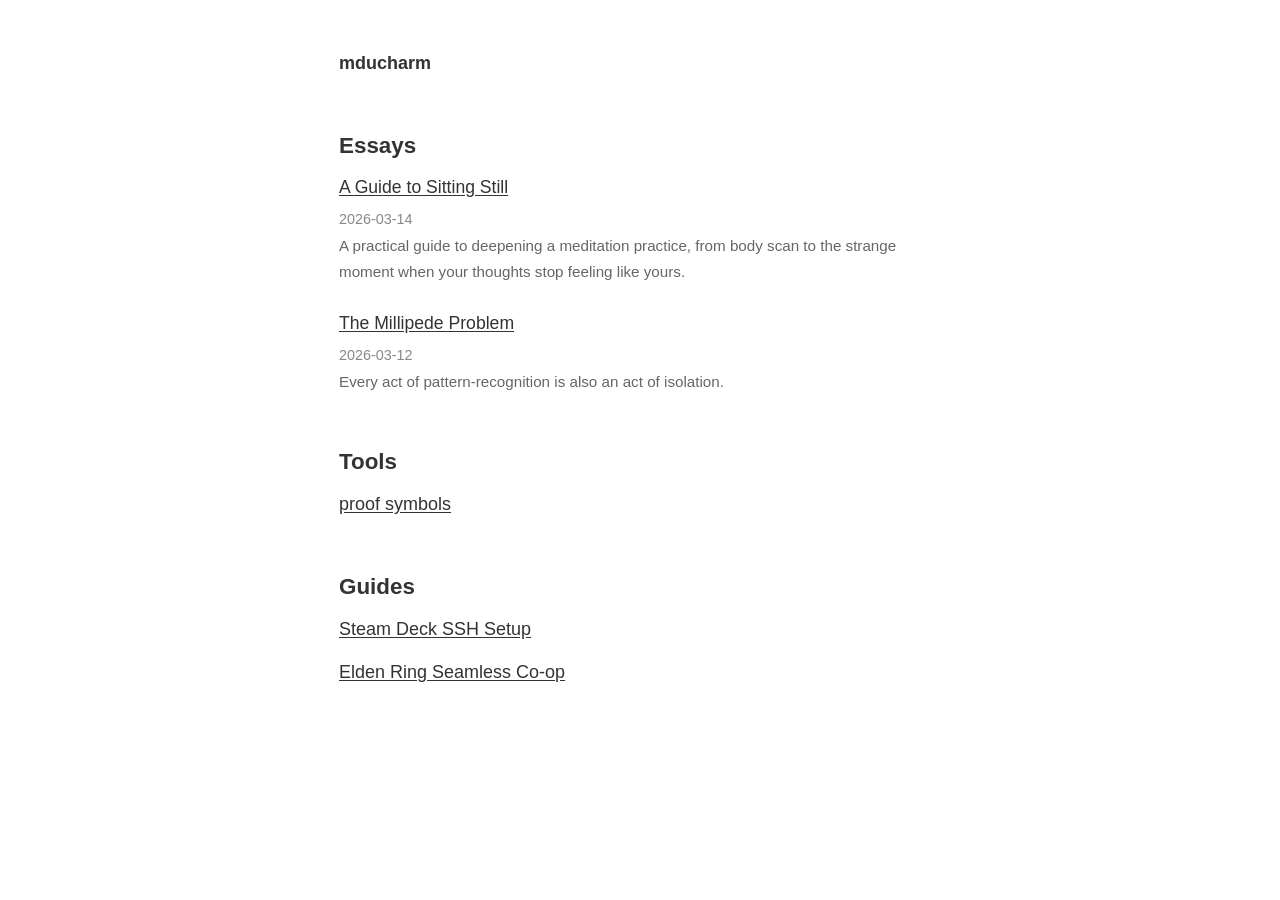
<file: index.html>
<!DOCTYPE html>
<html lang="en">
<head>
  <meta charset="utf-8">
  <meta name="viewport" content="width=device-width, initial-scale=1">
  <title>mducharm</title>
  <link rel="stylesheet" href="/style.css">
</head>
<body>
  <header class="site-header">
    <a href="/">mducharm</a>
  </header>

  <section>
    <h2>Essays</h2>
    <ul class="essay-list">
    <li><a href="/essays/a-guide-to-sitting-still.html" class="essay-title">A Guide to Sitting Still</a> <span class="essay-date">2026-03-14</span> <span class="essay-description">A practical guide to deepening a meditation practice, from body scan to the strange moment when your thoughts stop feeling like yours.</span></li>
    <li><a href="/essays/the-millipede-problem.html" class="essay-title">The Millipede Problem</a> <span class="essay-date">2026-03-12</span> <span class="essay-description">Every act of pattern-recognition is also an act of isolation.</span></li>
    </ul>
  </section>

  <section class="tools-section">
    <h2>Tools</h2>
    <ul class="tools-list">
    <li><a href="/tools/proof-symbols/">proof symbols</a></li>
    </ul>
  </section>

  <section class="tools-section">
    <h2>Guides</h2>
    <ul class="tools-list">
    <li><a href="/guides/steam-deck-ssh-setup.html">Steam Deck SSH Setup</a></li>
    <li><a href="/guides/elden-ring-seamless-coop.html">Elden Ring Seamless Co-op</a></li>
    </ul>
  </section>

</body>
</html>
</file>
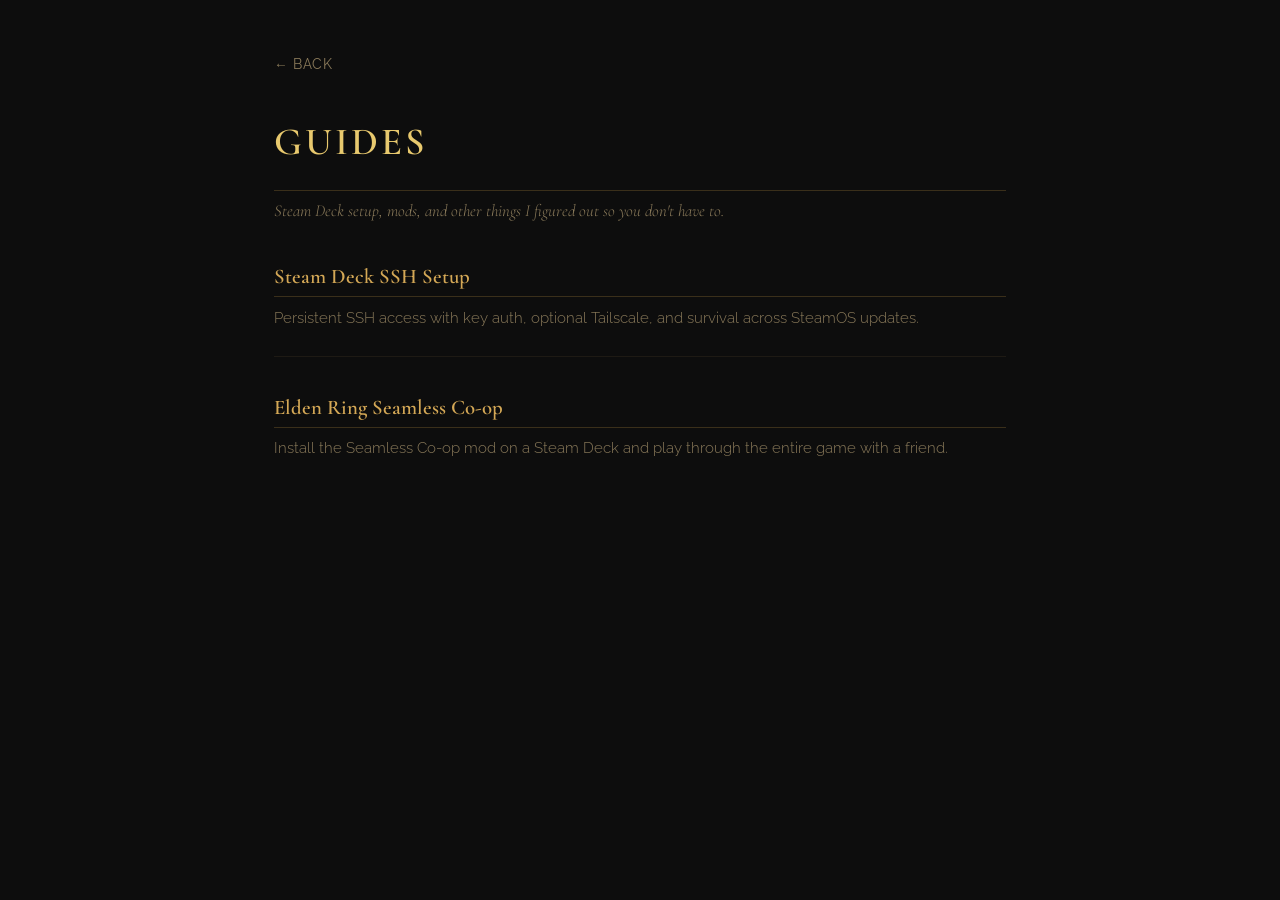
<file: guides/index.html>
<!DOCTYPE html>
<html lang="en">
<head>
  <meta charset="utf-8">
  <meta name="viewport" content="width=device-width, initial-scale=1">
  <title>Guides</title>
  <link rel="stylesheet" href="/guides/guide-style.css">
</head>
<body>
  <a href="/" class="back-link">&larr; back</a>
  <h1>Guides</h1>
  <p class="guide-description">Steam Deck setup, mods, and other things I figured out so you don't have to.</p>
  <ul class="guide-list">
    <li><a href="/guides/steam-deck-ssh-setup.html">Steam Deck SSH Setup</a> <span class="guide-desc">Persistent SSH access with key auth, optional Tailscale, and survival across SteamOS updates.</span></li>
    <li><a href="/guides/elden-ring-seamless-coop.html">Elden Ring Seamless Co-op</a> <span class="guide-desc">Install the Seamless Co-op mod on a Steam Deck and play through the entire game with a friend.</span></li>
  </ul>
</body>
</html>
</file>
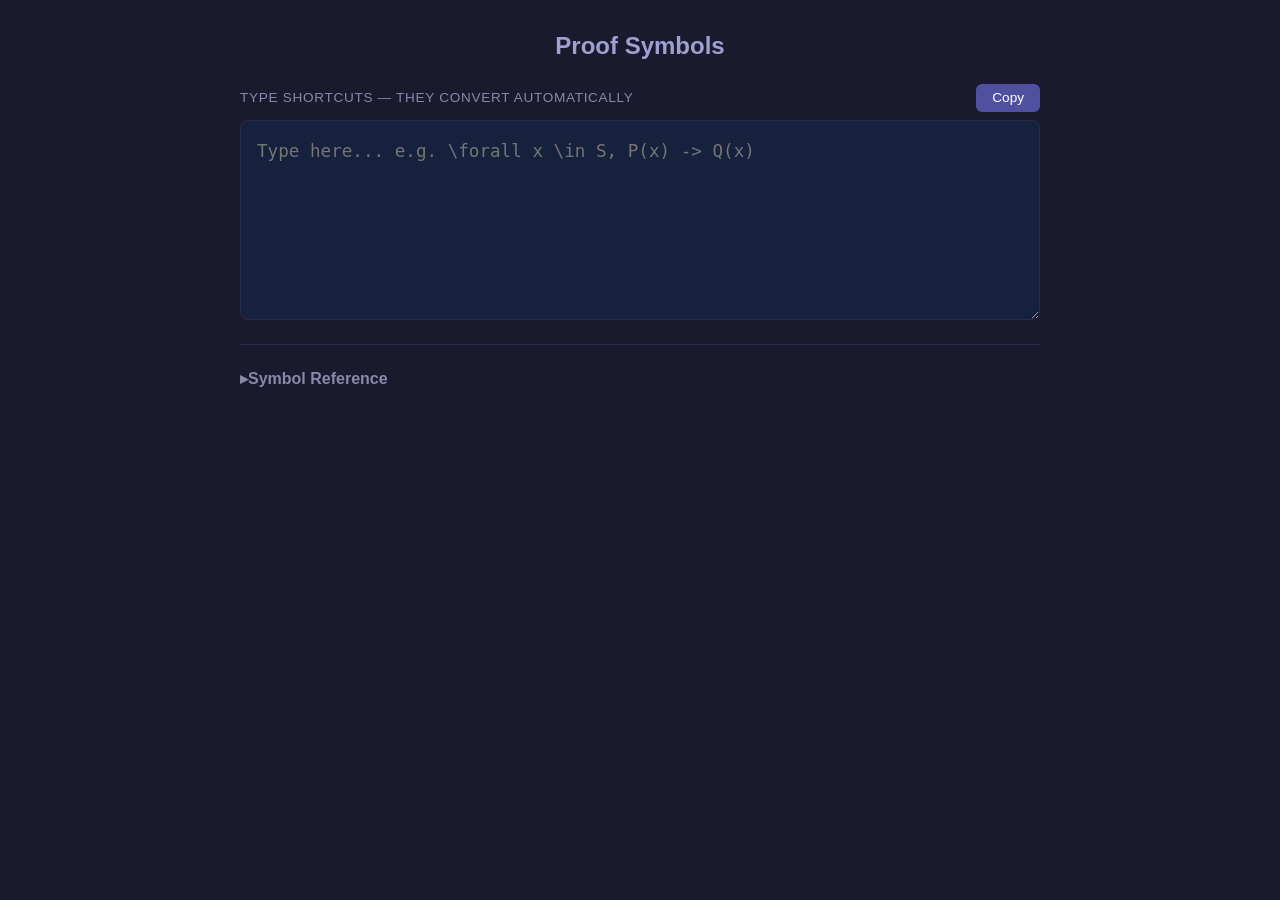
<file: tools/proof-symbols/index.html>
<!DOCTYPE html>
<html lang="en">
<head>
  <meta charset="UTF-8">
  <meta name="viewport" content="width=device-width, initial-scale=1.0">
  <title>Proof Symbols</title>
  <style>
    * { box-sizing: border-box; margin: 0; padding: 0; }

    body {
      font-family: -apple-system, BlinkMacSystemFont, "Segoe UI", sans-serif;
      background: #1a1a2e;
      color: #e0e0e0;
      min-height: 100vh;
      padding: 2rem;
    }

    h1 {
      text-align: center;
      margin-bottom: 1.5rem;
      font-size: 1.5rem;
      color: #a0a0d0;
    }

    .container {
      max-width: 800px;
      margin: 0 auto;
    }

    .editor-section {
      display: flex;
      flex-direction: column;
      gap: 0.5rem;
      margin-bottom: 1.5rem;
    }

    .editor-header {
      display: flex;
      justify-content: space-between;
      align-items: center;
    }

    label {
      font-size: 0.85rem;
      color: #8888aa;
      text-transform: uppercase;
      letter-spacing: 0.05em;
    }

    textarea {
      width: 100%;
      min-height: 200px;
      padding: 1rem;
      font-family: "SF Mono", "Fira Code", "Consolas", monospace;
      font-size: 1.1rem;
      line-height: 1.6;
      background: #16213e;
      color: #e0e0e0;
      border: 1px solid #2a2a4a;
      border-radius: 8px;
      resize: vertical;
      outline: none;
    }

    textarea:focus {
      border-color: #5050a0;
    }

    .copy-btn {
      padding: 0.4rem 1rem;
      font-size: 0.85rem;
      background: #5050a0;
      color: #fff;
      border: none;
      border-radius: 6px;
      cursor: pointer;
      transition: background 0.15s;
    }

    .copy-btn:hover { background: #6060b0; }
    .copy-btn:active { background: #404090; }
    .copy-btn.copied { background: #2e8b57; }

    .reference {
      border-top: 1px solid #2a2a4a;
      padding-top: 1.5rem;
    }

    .reference h2 {
      font-size: 1rem;
      color: #8888aa;
      margin-bottom: 1rem;
      cursor: pointer;
      user-select: none;
    }

    .reference h2::before {
      content: "▸ ";
      display: inline-block;
      transition: transform 0.15s;
    }

    .reference h2.open::before {
      transform: rotate(90deg);
    }

    .ref-grid {
      display: none;
      grid-template-columns: repeat(auto-fill, minmax(160px, 1fr));
      gap: 0.5rem;
    }

    .ref-grid.open {
      display: grid;
    }

    .ref-category {
      margin-bottom: 1rem;
    }

    .ref-category h3 {
      font-size: 0.8rem;
      color: #6868a8;
      margin-bottom: 0.4rem;
      grid-column: 1 / -1;
    }

    .ref-item {
      display: flex;
      justify-content: space-between;
      align-items: center;
      padding: 0.35rem 0.6rem;
      background: #16213e;
      border: 1px solid #2a2a4a;
      border-radius: 6px;
      cursor: pointer;
      transition: border-color 0.15s;
      font-size: 0.9rem;
    }

    .ref-item:hover {
      border-color: #5050a0;
    }

    .ref-item .trigger {
      font-family: "SF Mono", "Fira Code", "Consolas", monospace;
      color: #8888bb;
      font-size: 0.8rem;
    }

    .ref-item .symbol {
      font-size: 1.2rem;
    }

    .toast {
      position: fixed;
      bottom: 2rem;
      left: 50%;
      transform: translateX(-50%) translateY(100%);
      background: #2e8b57;
      color: #fff;
      padding: 0.5rem 1.2rem;
      border-radius: 6px;
      font-size: 0.9rem;
      opacity: 0;
      transition: all 0.2s;
      pointer-events: none;
    }

    .toast.show {
      transform: translateX(-50%) translateY(0);
      opacity: 1;
    }
  </style>
</head>
<body>
  <div class="container">
    <h1>Proof Symbols</h1>

    <div class="editor-section">
      <div class="editor-header">
        <label for="input">Type shortcuts — they convert automatically</label>
        <button class="copy-btn" id="copyBtn">Copy</button>
      </div>
      <textarea id="input" placeholder="Type here... e.g. \forall x \in S, P(x) -> Q(x)" spellcheck="false"></textarea>
    </div>

    <div class="reference">
      <h2 id="refToggle">Symbol Reference</h2>
      <div class="ref-grid" id="refGrid"></div>
    </div>
  </div>

  <div class="toast" id="toast">Copied!</div>

  <script>
    const SYMBOLS = [
      // Logical connectives
      { category: "Logic", trigger: "\\and", alt: ["&&"], symbol: "\u2227" },
      { category: "Logic", trigger: "\\or", alt: ["||"], symbol: "\u2228" },
      { category: "Logic", trigger: "\\not", alt: ["!"], symbol: "\u00AC" },
      { category: "Logic", trigger: "\\to", alt: ["->"], symbol: "\u2192" },
      { category: "Logic", trigger: "\\implies", alt: ["=>"], symbol: "\u2192" },
      { category: "Logic", trigger: "\\iff", alt: ["<->"], symbol: "\u2194" },

      // Quantifiers
      { category: "Quantifiers", trigger: "\\forall", alt: [], symbol: "\u2200" },
      { category: "Quantifiers", trigger: "\\exists", alt: [], symbol: "\u2203" },

      // Set theory
      { category: "Sets", trigger: "\\in", alt: [], symbol: "\u2208" },
      { category: "Sets", trigger: "\\notin", alt: [], symbol: "\u2209" },
      { category: "Sets", trigger: "\\subset", alt: [], symbol: "\u2282" },
      { category: "Sets", trigger: "\\subseteq", alt: [], symbol: "\u2286" },
      { category: "Sets", trigger: "\\supset", alt: [], symbol: "\u2283" },
      { category: "Sets", trigger: "\\supseteq", alt: [], symbol: "\u2287" },
      { category: "Sets", trigger: "\\union", alt: [], symbol: "\u222A" },
      { category: "Sets", trigger: "\\intersect", alt: [], symbol: "\u2229" },
      { category: "Sets", trigger: "\\setminus", alt: ["\\diff"], symbol: "\u2216" },
      { category: "Sets", trigger: "\\symdiff", alt: [], symbol: "\u25B3" },
      { category: "Sets", trigger: "\\emptyset", alt: [], symbol: "\u2205" },
      { category: "Sets", trigger: "\\powerset", alt: [], symbol: "\u2118" },

      // Relations & functions
      { category: "Relations", trigger: "\\compose", alt: ["\\circ"], symbol: "\u2218" },
      { category: "Relations", trigger: "\\neq", alt: ["!="], symbol: "\u2260" },
      { category: "Relations", trigger: "\\leq", alt: ["<="], symbol: "\u2264" },
      { category: "Relations", trigger: "\\geq", alt: [">="], symbol: "\u2265" },
      { category: "Relations", trigger: "\\times", alt: [], symbol: "\u00D7" },
      { category: "Relations", trigger: "\\cdot", alt: [], symbol: "\u00B7" },
      { category: "Relations", trigger: "\\divides", alt: [], symbol: "\u2223" },
      { category: "Relations", trigger: "\\ndivides", alt: [], symbol: "\u2224" },
      { category: "Relations", trigger: "\\equiv", alt: [], symbol: "\u2261" },
      { category: "Relations", trigger: "\\approx", alt: [], symbol: "\u2248" },
      { category: "Relations", trigger: "\\inf", alt: [], symbol: "\u221E" },

      // Proof notation
      { category: "Proof", trigger: "\\therefore", alt: [], symbol: "\u2234" },
      { category: "Proof", trigger: "\\because", alt: [], symbol: "\u2235" },
      { category: "Proof", trigger: "\\turnstile", alt: ["|-"], symbol: "\u22A2" },
      { category: "Proof", trigger: "\\models", alt: ["|="], symbol: "\u22A8" },
      { category: "Proof", trigger: "\\contradiction", alt: ["\\bot"], symbol: "\u22A5" },
      { category: "Proof", trigger: "\\qed", alt: [], symbol: "\u25A1" },

      // Number sets
      { category: "Number Sets", trigger: "\\nat", alt: [], symbol: "\u2115" },
      { category: "Number Sets", trigger: "\\int", alt: [], symbol: "\u2124" },
      { category: "Number Sets", trigger: "\\rat", alt: [], symbol: "\u211A" },
      { category: "Number Sets", trigger: "\\real", alt: [], symbol: "\u211D" },

      // Arrows
      { category: "Arrows", trigger: "\\mapsto", alt: ["|->"], symbol: "\u21A6" },
      { category: "Arrows", trigger: "\\leftarrow", alt: ["<-"], symbol: "\u2190" },
    ];

    // Build replacement map, sorted longest-first to avoid partial matches
    const replacements = [];
    for (const s of SYMBOLS) {
      replacements.push({ from: s.trigger, to: s.symbol });
      for (const a of s.alt) {
        replacements.push({ from: a, to: s.symbol });
      }
    }
    replacements.sort((a, b) => b.from.length - a.from.length);

    function convert(text) {
      let result = text;
      for (const r of replacements) {
        result = result.replaceAll(r.from, r.to);
      }
      return result;
    }

    // Editor — in-place replacement
    const input = document.getElementById("input");
    const copyBtn = document.getElementById("copyBtn");
    const toast = document.getElementById("toast");

    input.addEventListener("input", () => {
      const text = input.value;
      const cursor = input.selectionStart;
      const converted = convert(text);
      if (converted !== text) {
        // Adjust cursor: count how many chars were removed before the cursor position
        const charsDelta = text.length - converted.length;
        input.value = converted;
        input.selectionStart = input.selectionEnd = Math.max(0, cursor - charsDelta);
      }
    });

    copyBtn.addEventListener("click", () => {
      const text = input.value;
      if (!text) return;
      navigator.clipboard.writeText(text).then(() => {
        copyBtn.textContent = "Copied!";
        copyBtn.classList.add("copied");
        toast.classList.add("show");
        setTimeout(() => {
          copyBtn.textContent = "Copy";
          copyBtn.classList.remove("copied");
          toast.classList.remove("show");
        }, 1500);
      });
    });

    // Reference panel
    const refToggle = document.getElementById("refToggle");
    const refGrid = document.getElementById("refGrid");

    refToggle.addEventListener("click", () => {
      refToggle.classList.toggle("open");
      refGrid.classList.toggle("open");
    });

    // Build reference grid
    const categories = [...new Set(SYMBOLS.map(s => s.category))];
    for (const cat of categories) {
      const heading = document.createElement("h3");
      heading.textContent = cat;
      heading.style.gridColumn = "1 / -1";
      refGrid.appendChild(heading);

      for (const s of SYMBOLS.filter(s => s.category === cat)) {
        const item = document.createElement("div");
        item.className = "ref-item";
        const allTriggers = [s.trigger, ...s.alt].join("  ");
        item.innerHTML = `<span class="trigger">${allTriggers}</span><span class="symbol">${s.symbol}</span>`;
        item.addEventListener("click", () => {
          input.value += s.symbol;
          input.focus();
        });
        refGrid.appendChild(item);
      }
    }
  </script>
</body>
</html>
</file>
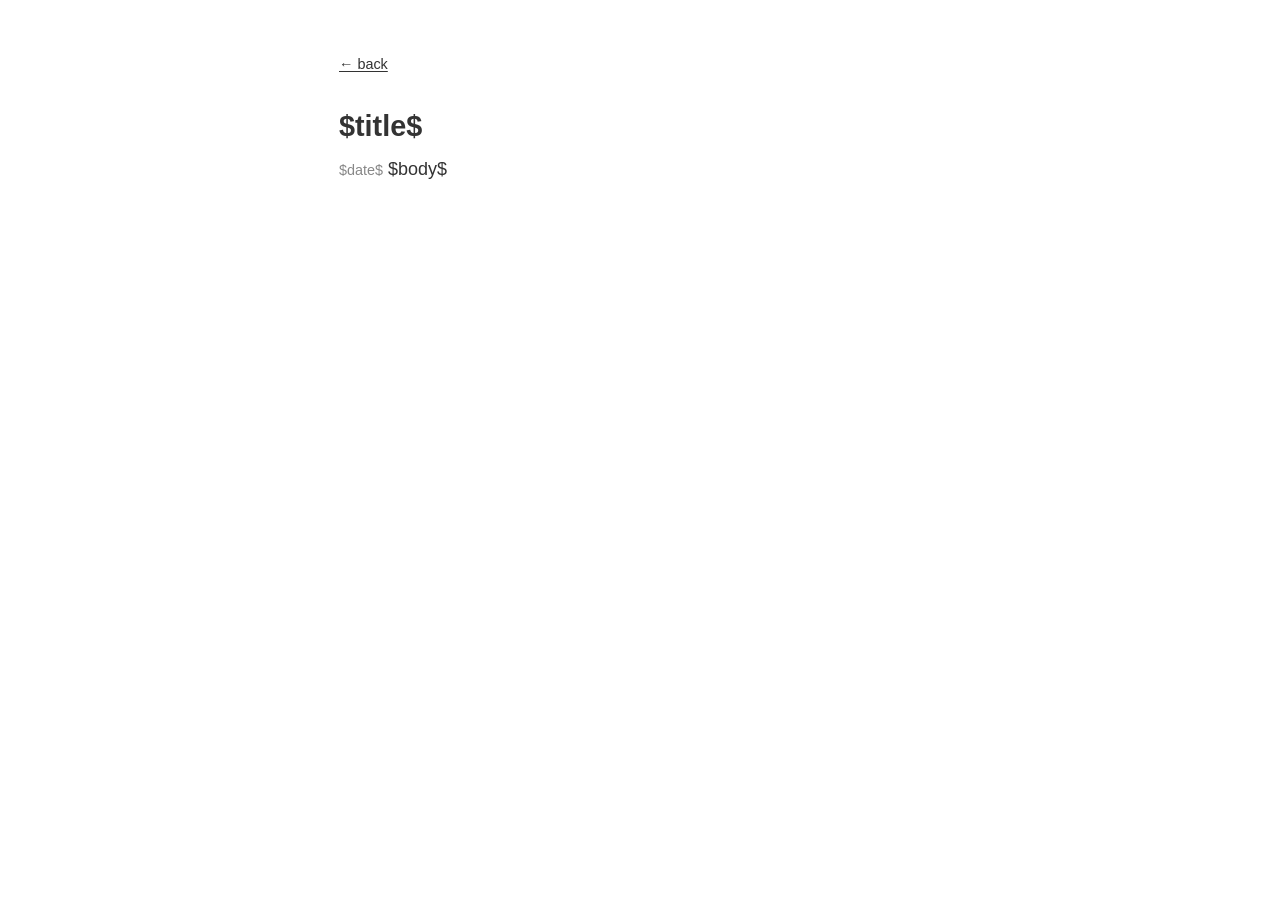
<file: template.html>
<!DOCTYPE html>
<html lang="en">
<head>
  <meta charset="utf-8">
  <meta name="viewport" content="width=device-width, initial-scale=1">
  <title>$title$</title>
  <link rel="stylesheet" href="/style.css">
</head>
<body>
  <a href="/" class="back-link">&larr; back</a>
  <article>
    <h1>$title$</h1>
    <span class="essay-date">$date$</span>
    $body$
  </article>
</body>
</html>
</file>
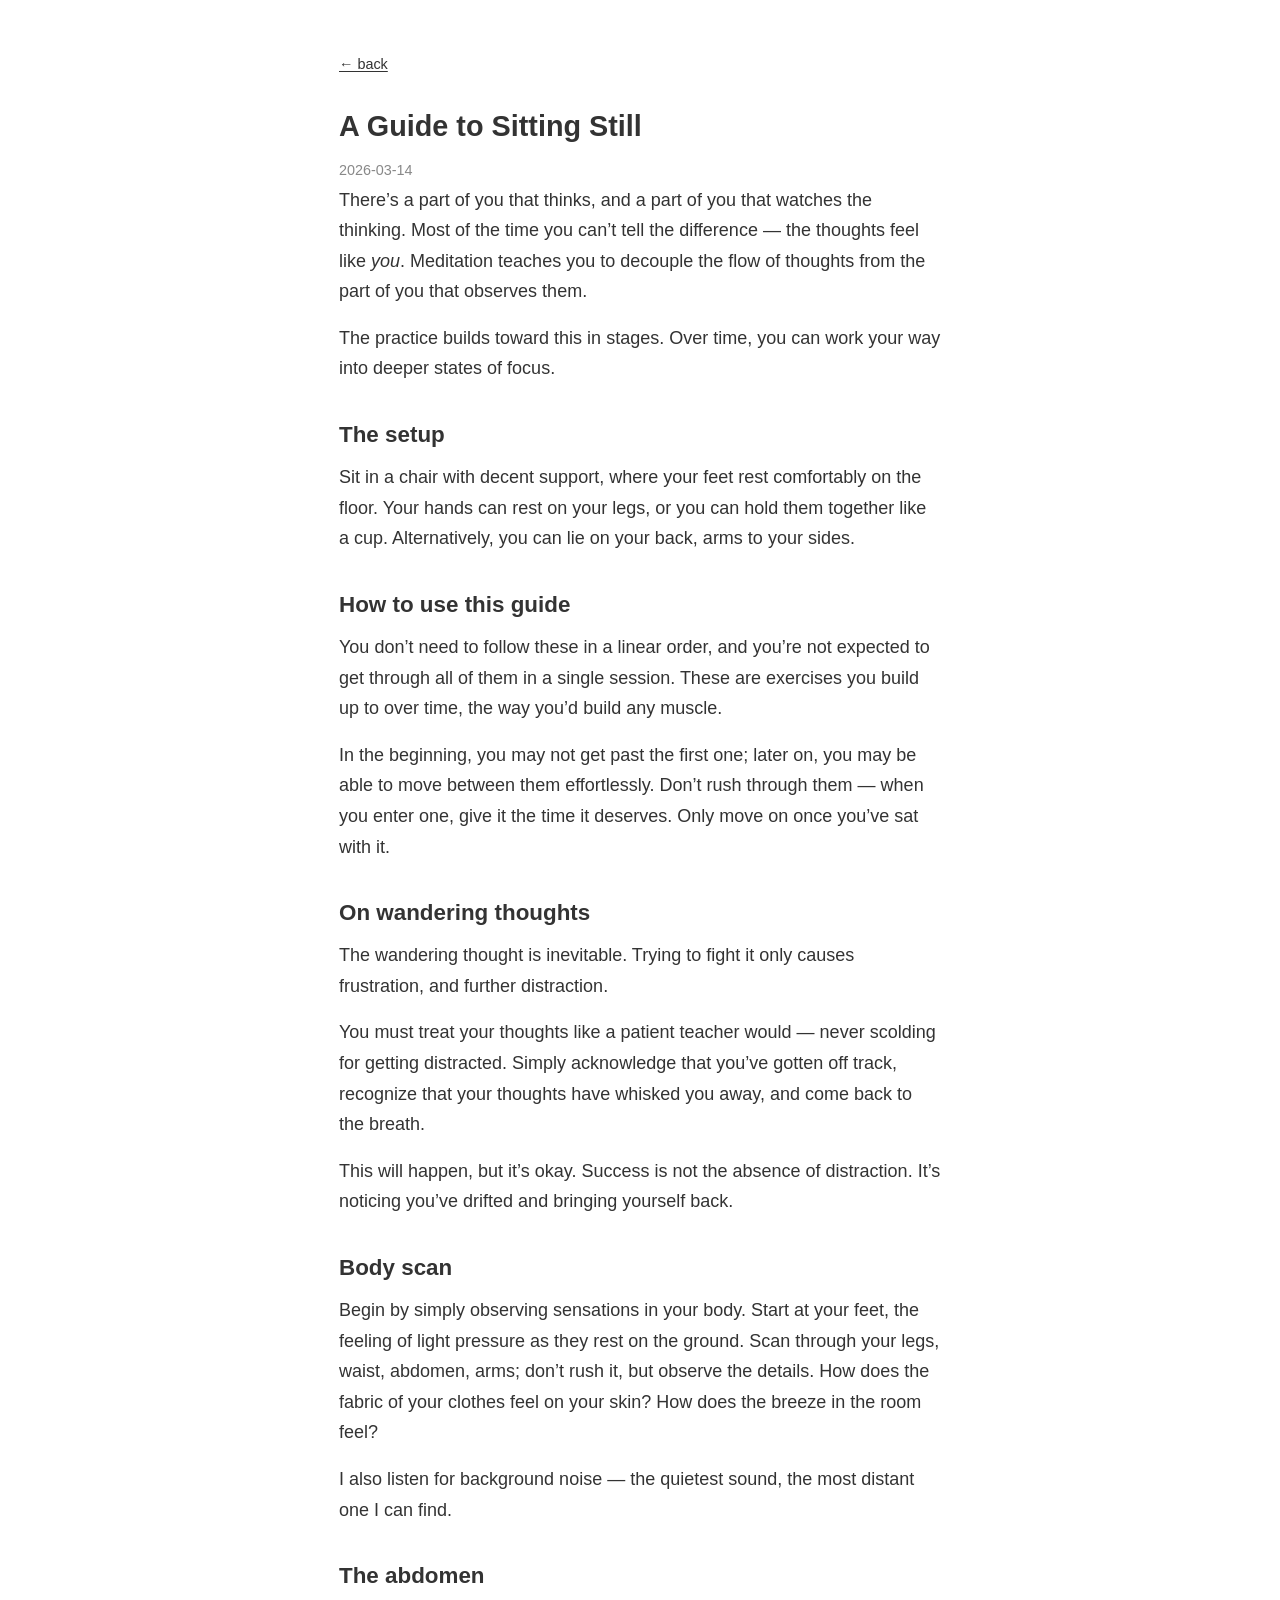
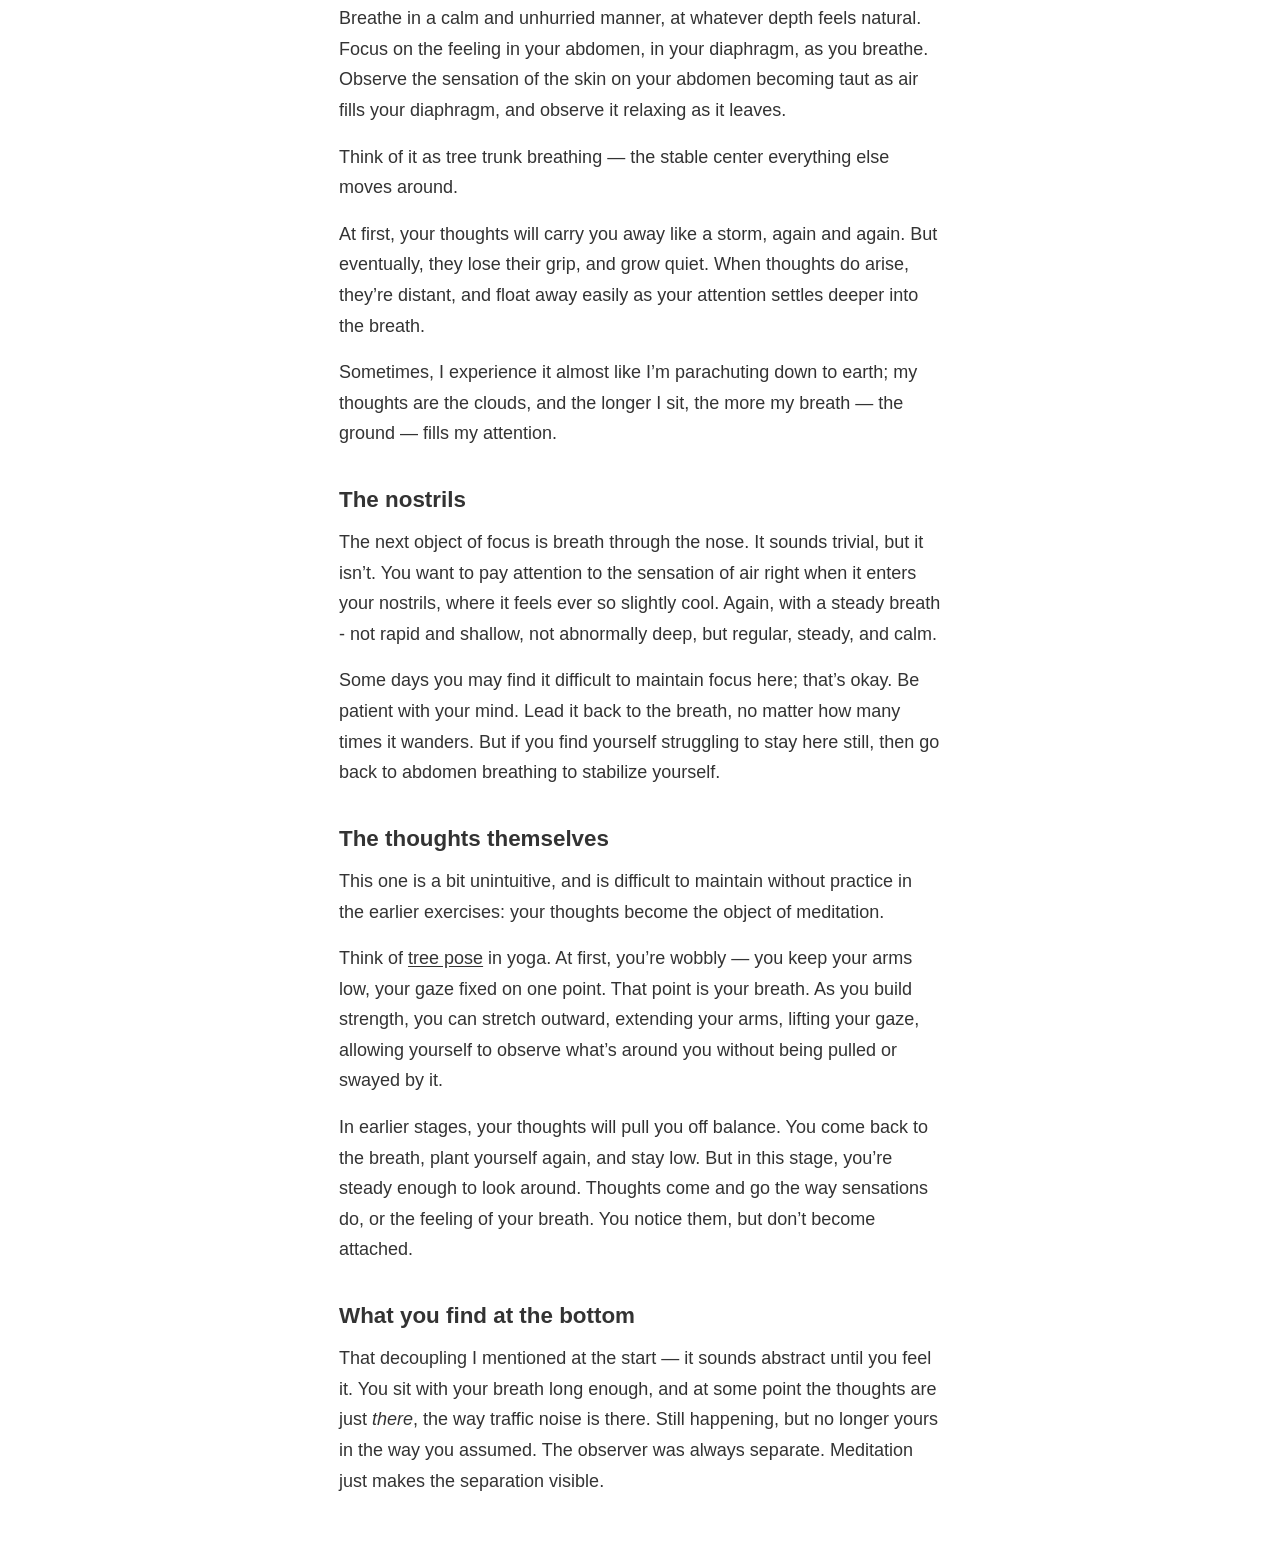
<file: essays/a-guide-to-sitting-still.html>
<!DOCTYPE html>
<html lang="en">
<head>
  <meta charset="utf-8">
  <meta name="viewport" content="width=device-width, initial-scale=1">
  <title>A Guide to Sitting Still</title>
  <link rel="stylesheet" href="/style.css">
</head>
<body>
  <a href="/" class="back-link">&larr; back</a>
  <article>
    <h1>A Guide to Sitting Still</h1>
    <span class="essay-date">2026-03-14</span>
    <p>There’s a part of you that thinks, and a part of you that watches
    the thinking. Most of the time you can’t tell the difference — the
    thoughts feel like <em>you</em>. Meditation teaches you to decouple
    the flow of thoughts from the part of you that observes them.</p>
    <p>The practice builds toward this in stages. Over time, you can
    work your way into deeper states of focus.</p>
    <h2 id="the-setup">The setup</h2>
    <p>Sit in a chair with decent support, where your feet rest
    comfortably on the floor. Your hands can rest on your legs, or you
    can hold them together like a cup. Alternatively, you can lie on
    your back, arms to your sides.</p>
    <h2 id="how-to-use-this-guide">How to use this guide</h2>
    <p>You don’t need to follow these in a linear order, and you’re not
    expected to get through all of them in a single session. These are
    exercises you build up to over time, the way you’d build any
    muscle.</p>
    <p>In the beginning, you may not get past the first one; later on,
    you may be able to move between them effortlessly. Don’t rush
    through them — when you enter one, give it the time it deserves.
    Only move on once you’ve sat with it.</p>
    <h2 id="on-wandering-thoughts">On wandering thoughts</h2>
    <p>The wandering thought is inevitable. Trying to fight it only
    causes frustration, and further distraction.</p>
    <p>You must treat your thoughts like a patient teacher would — never
    scolding for getting distracted. Simply acknowledge that you’ve
    gotten off track, recognize that your thoughts have whisked you
    away, and come back to the breath.</p>
    <p>This will happen, but it’s okay. Success is not the absence of
    distraction. It’s noticing you’ve drifted and bringing yourself
    back.</p>
    <h2 id="body-scan">Body scan</h2>
    <p>Begin by simply observing sensations in your body. Start at your
    feet, the feeling of light pressure as they rest on the ground. Scan
    through your legs, waist, abdomen, arms; don’t rush it, but observe
    the details. How does the fabric of your clothes feel on your skin?
    How does the breeze in the room feel?</p>
    <p>I also listen for background noise — the quietest sound, the most
    distant one I can find.</p>
    <h2 id="the-abdomen">The abdomen</h2>
    <p>Breathe in a calm and unhurried manner, at whatever depth feels
    natural. Focus on the feeling in your abdomen, in your diaphragm, as
    you breathe. Observe the sensation of the skin on your abdomen
    becoming taut as air fills your diaphragm, and observe it relaxing
    as it leaves.</p>
    <p>Think of it as tree trunk breathing — the stable center
    everything else moves around.</p>
    <p>At first, your thoughts will carry you away like a storm, again
    and again. But eventually, they lose their grip, and grow quiet.
    When thoughts do arise, they’re distant, and float away easily as
    your attention settles deeper into the breath.</p>
    <p>Sometimes, I experience it almost like I’m parachuting down to
    earth; my thoughts are the clouds, and the longer I sit, the more my
    breath — the ground — fills my attention.</p>
    <h2 id="the-nostrils">The nostrils</h2>
    <p>The next object of focus is breath through the nose. It sounds
    trivial, but it isn’t. You want to pay attention to the sensation of
    air right when it enters your nostrils, where it feels ever so
    slightly cool. Again, with a steady breath - not rapid and shallow,
    not abnormally deep, but regular, steady, and calm.</p>
    <p>Some days you may find it difficult to maintain focus here;
    that’s okay. Be patient with your mind. Lead it back to the breath,
    no matter how many times it wanders. But if you find yourself
    struggling to stay here still, then go back to abdomen breathing to
    stabilize yourself.</p>
    <h2 id="the-thoughts-themselves">The thoughts themselves</h2>
    <p>This one is a bit unintuitive, and is difficult to maintain
    without practice in the earlier exercises: your thoughts become the
    object of meditation.</p>
    <p>Think of <a href="https://en.wikipedia.org/wiki/Tree_pose">tree
    pose</a> in yoga. At first, you’re wobbly — you keep your arms low,
    your gaze fixed on one point. That point is your breath. As you
    build strength, you can stretch outward, extending your arms,
    lifting your gaze, allowing yourself to observe what’s around you
    without being pulled or swayed by it.</p>
    <p>In earlier stages, your thoughts will pull you off balance. You
    come back to the breath, plant yourself again, and stay low. But in
    this stage, you’re steady enough to look around. Thoughts come and
    go the way sensations do, or the feeling of your breath. You notice
    them, but don’t become attached.</p>
    <h2 id="what-you-find-at-the-bottom">What you find at the
    bottom</h2>
    <p>That decoupling I mentioned at the start — it sounds abstract
    until you feel it. You sit with your breath long enough, and at some
    point the thoughts are just <em>there</em>, the way traffic noise is
    there. Still happening, but no longer yours in the way you assumed.
    The observer was always separate. Meditation just makes the
    separation visible.</p>
  </article>
</body>
</html>
</file>
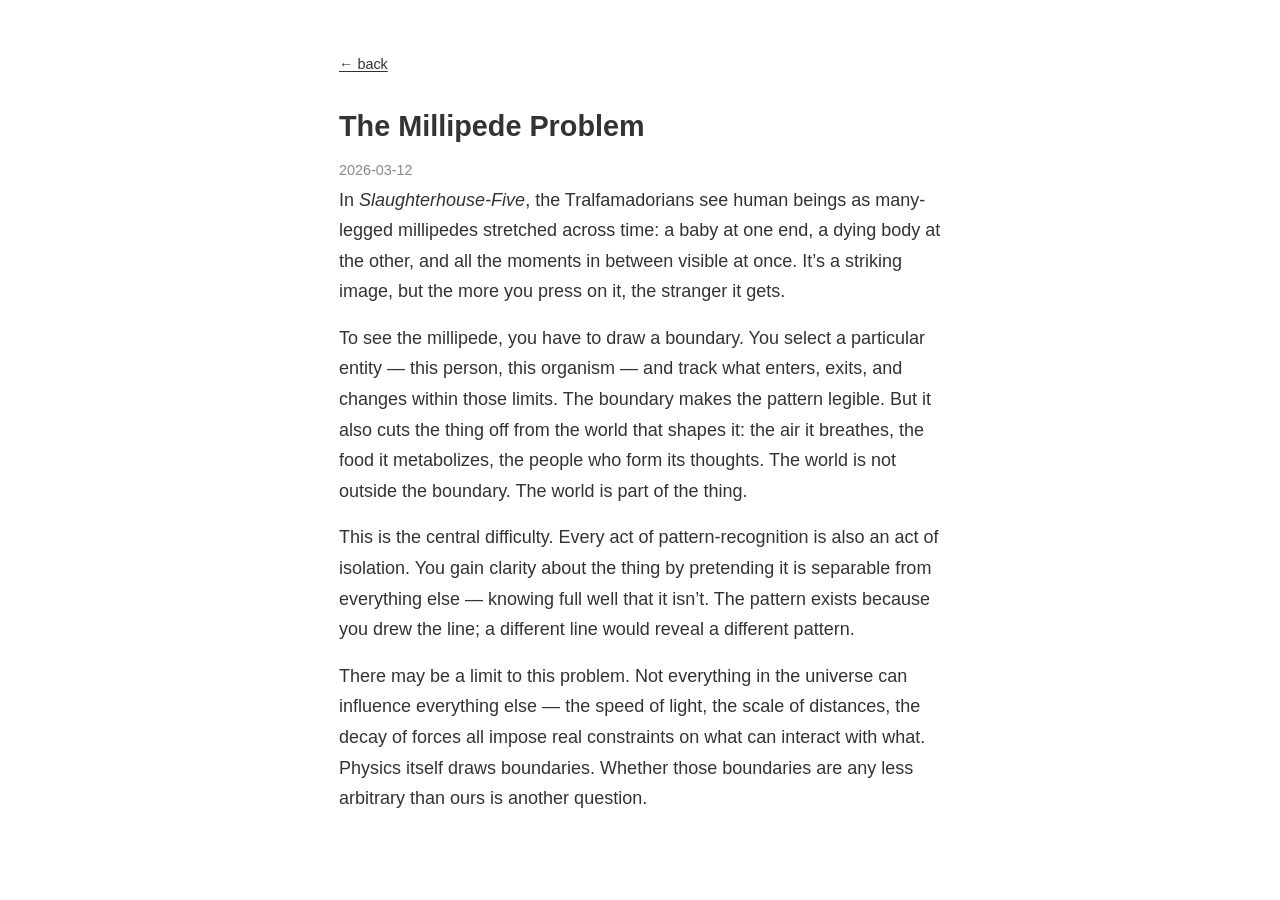
<file: essays/the-millipede-problem.html>
<!DOCTYPE html>
<html lang="en">
<head>
  <meta charset="utf-8">
  <meta name="viewport" content="width=device-width, initial-scale=1">
  <title>The Millipede Problem</title>
  <link rel="stylesheet" href="/style.css">
</head>
<body>
  <a href="/" class="back-link">&larr; back</a>
  <article>
    <h1>The Millipede Problem</h1>
    <span class="essay-date">2026-03-12</span>
    <p>In <em>Slaughterhouse-Five</em>, the Tralfamadorians see human
    beings as many-legged millipedes stretched across time: a baby at
    one end, a dying body at the other, and all the moments in between
    visible at once. It’s a striking image, but the more you press on
    it, the stranger it gets.</p>
    <p>To see the millipede, you have to draw a boundary. You select a
    particular entity — this person, this organism — and track what
    enters, exits, and changes within those limits. The boundary makes
    the pattern legible. But it also cuts the thing off from the world
    that shapes it: the air it breathes, the food it metabolizes, the
    people who form its thoughts. The world is not outside the boundary.
    The world is part of the thing.</p>
    <p>This is the central difficulty. Every act of pattern-recognition
    is also an act of isolation. You gain clarity about the thing by
    pretending it is separable from everything else — knowing full well
    that it isn’t. The pattern exists because you drew the line; a
    different line would reveal a different pattern.</p>
    <p>There may be a limit to this problem. Not everything in the
    universe can influence everything else — the speed of light, the
    scale of distances, the decay of forces all impose real constraints
    on what can interact with what. Physics itself draws boundaries.
    Whether those boundaries are any less arbitrary than ours is another
    question.</p>
  </article>
</body>
</html>
</file>
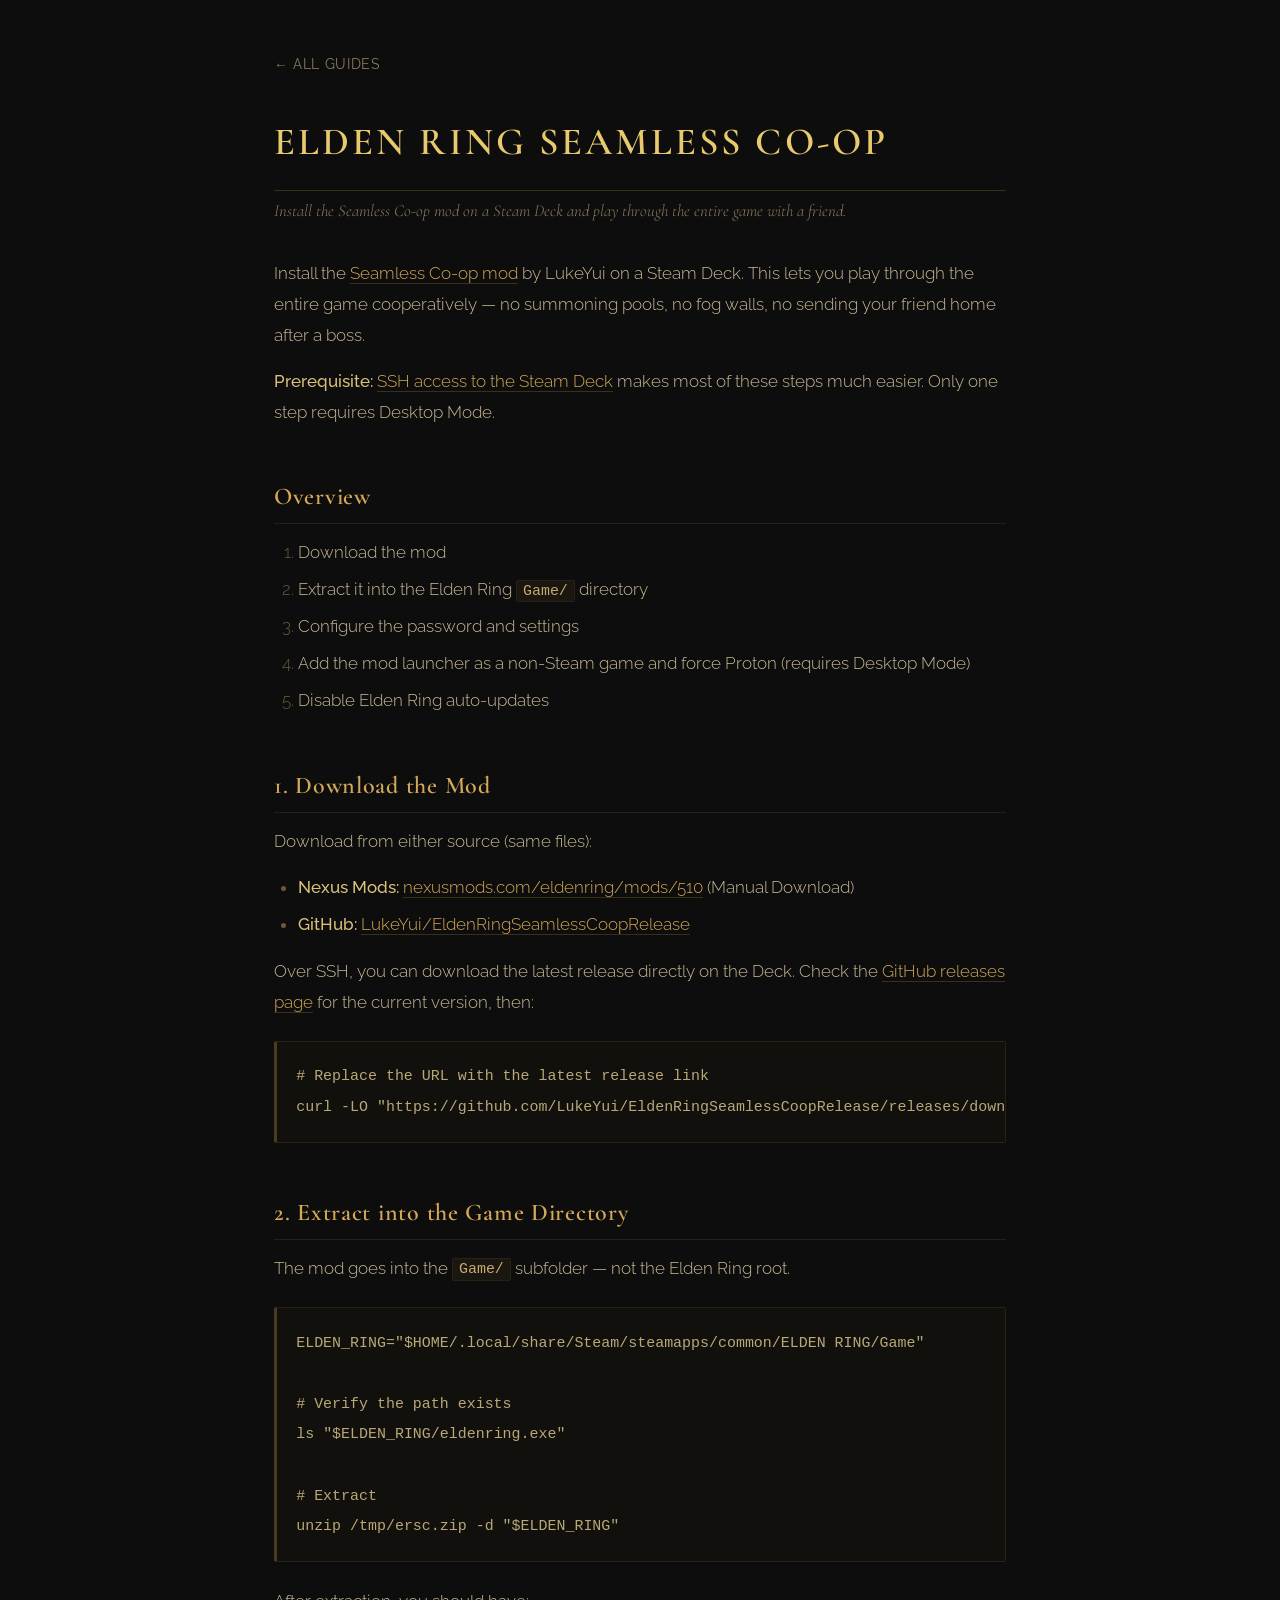
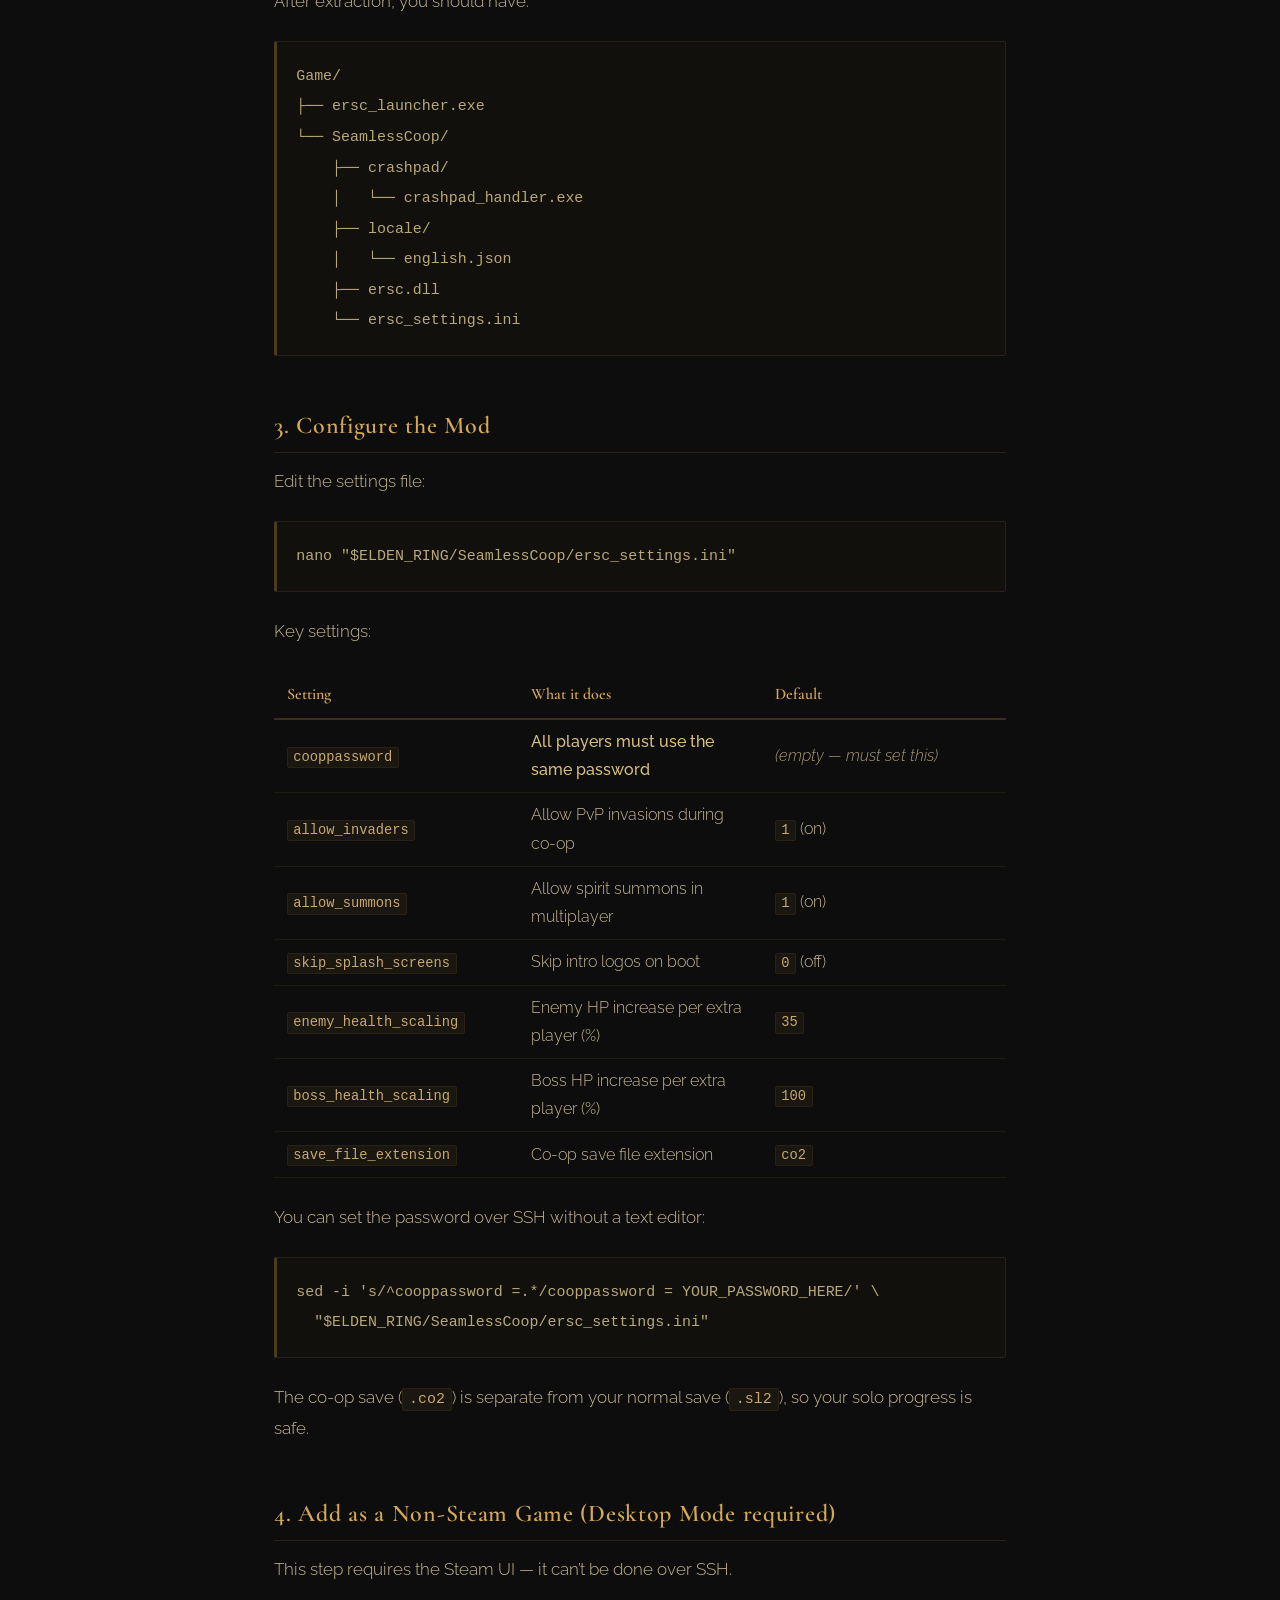
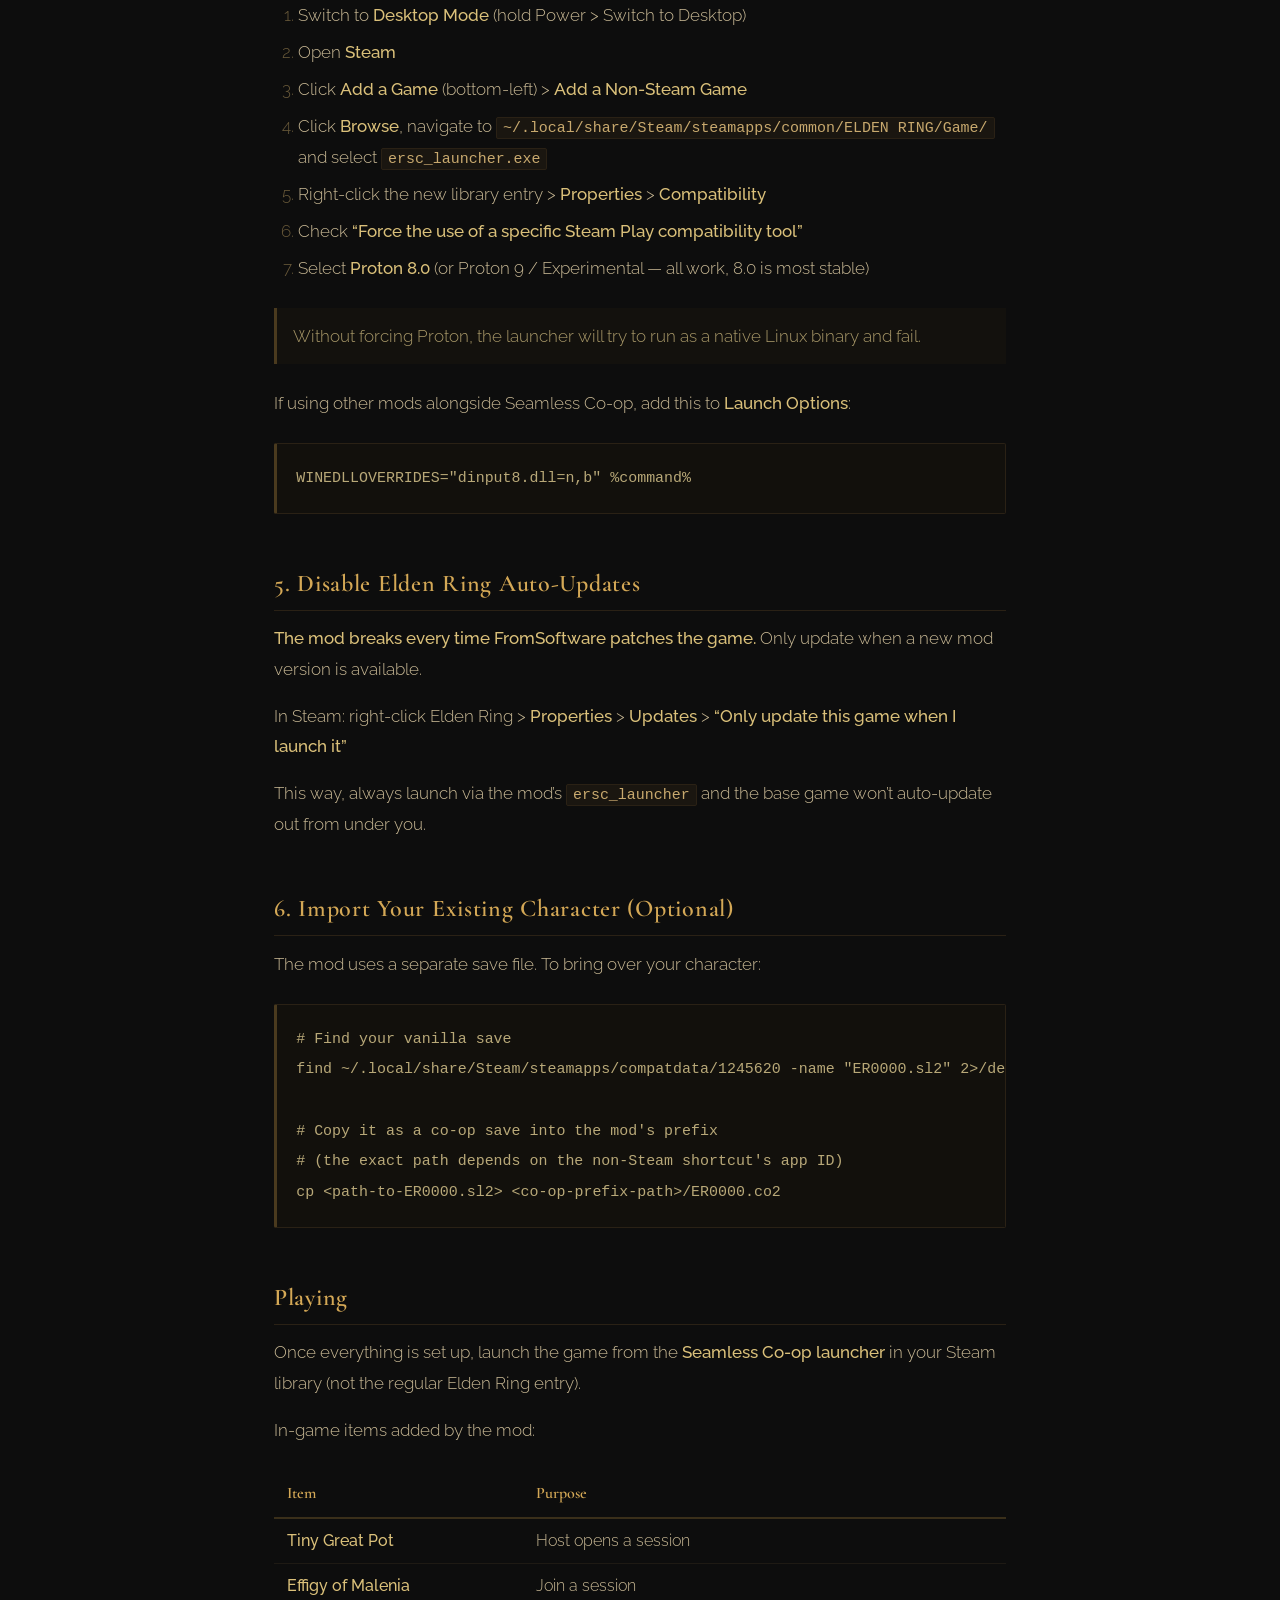
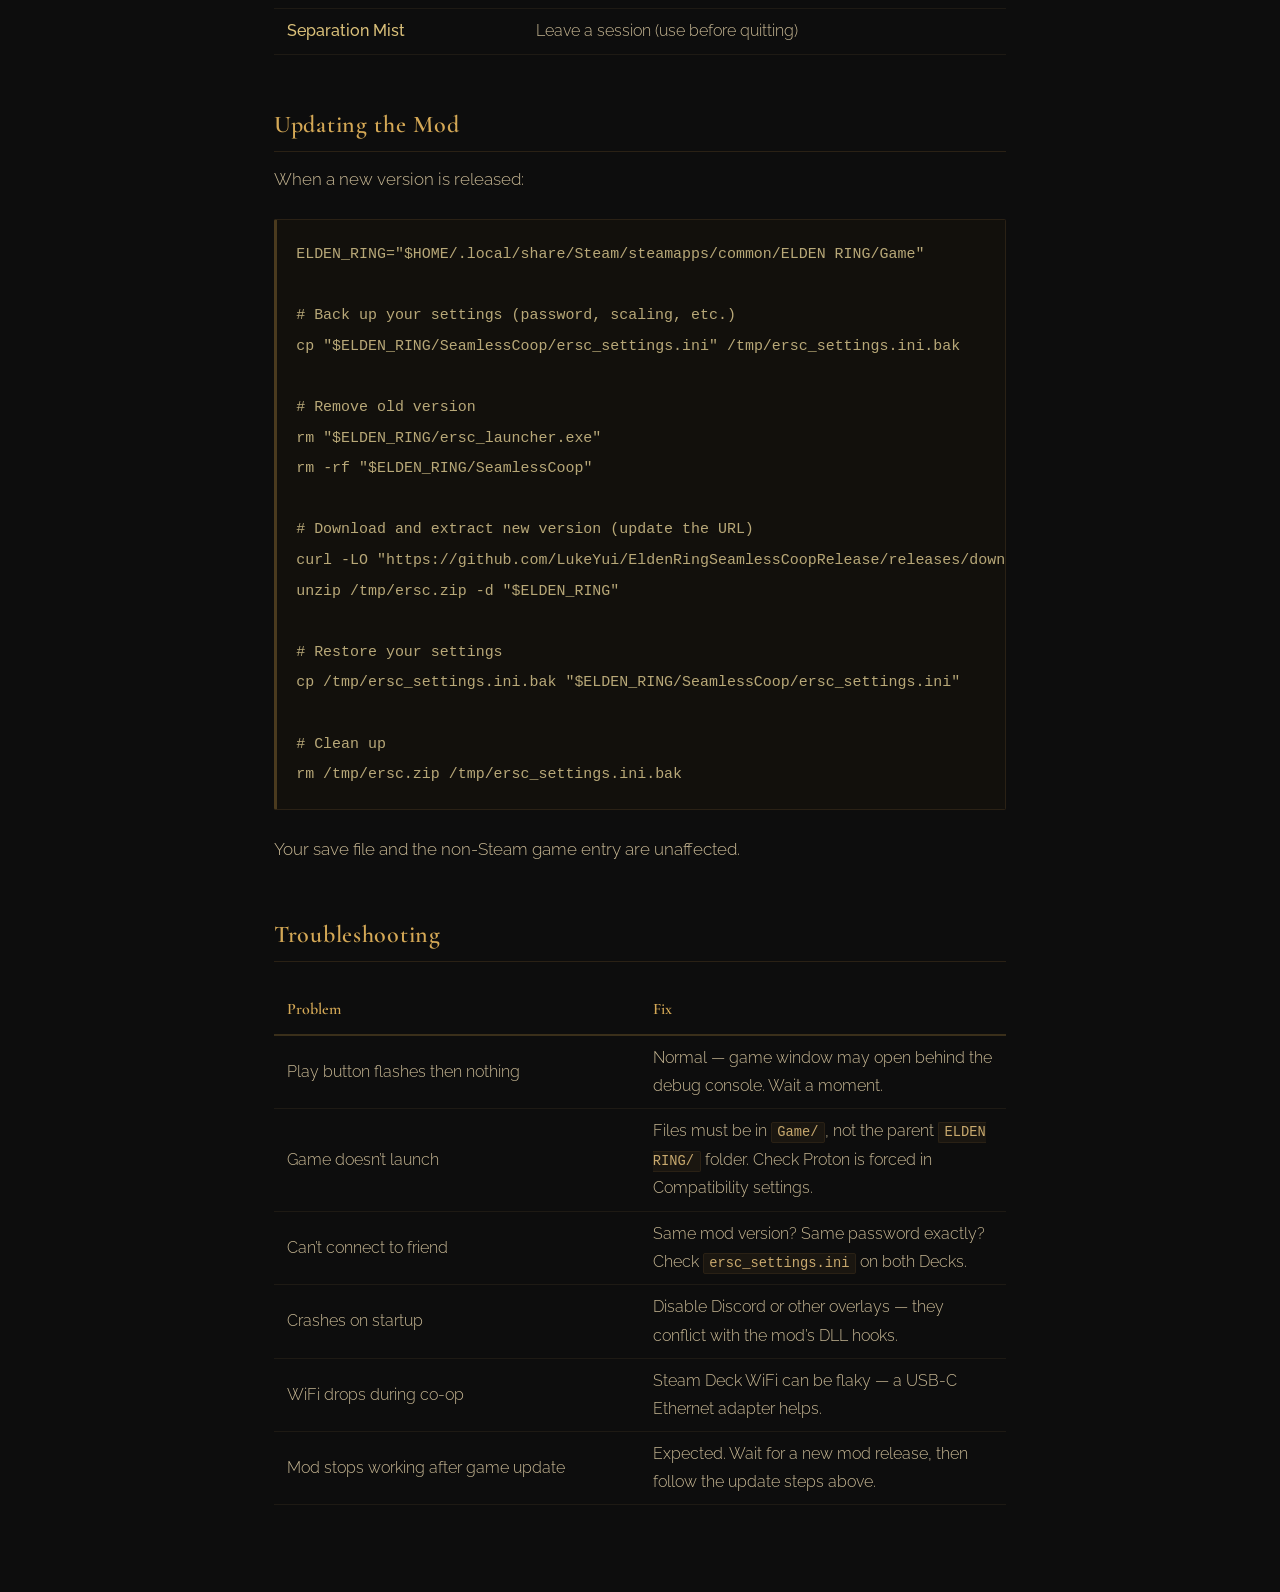
<file: guides/elden-ring-seamless-coop.html>
<!DOCTYPE html>
<html lang="en">
<head>
  <meta charset="utf-8">
  <meta name="viewport" content="width=device-width, initial-scale=1">
  <title>Elden Ring Seamless Co-op</title>
  <link rel="stylesheet" href="/guides/guide-style.css">
</head>
<body>
  <a href="/guides/" class="back-link">&larr; all guides</a>
  <article>
    <h1>Elden Ring Seamless Co-op</h1>
    <p class="guide-description">Install the Seamless Co-op mod on a
Steam Deck and play through the entire game with a friend.</p>
    <p>Install the <a
    href="https://www.nexusmods.com/eldenring/mods/510">Seamless Co-op
    mod</a> by LukeYui on a Steam Deck. This lets you play through the
    entire game cooperatively — no summoning pools, no fog walls, no
    sending your friend home after a boss.</p>
    <p><strong>Prerequisite:</strong> <a
    href="/guides/steam-deck-ssh-setup.html">SSH access to the Steam
    Deck</a> makes most of these steps much easier. Only one step
    requires Desktop Mode.</p>
    <h2 id="overview">Overview</h2>
    <ol type="1">
    <li>Download the mod</li>
    <li>Extract it into the Elden Ring <code>Game/</code> directory</li>
    <li>Configure the password and settings</li>
    <li>Add the mod launcher as a non-Steam game and force Proton
    (requires Desktop Mode)</li>
    <li>Disable Elden Ring auto-updates</li>
    </ol>
    <h2 id="download-the-mod">1. Download the Mod</h2>
    <p>Download from either source (same files):</p>
    <ul>
    <li><strong>Nexus Mods:</strong> <a
    href="https://www.nexusmods.com/eldenring/mods/510">nexusmods.com/eldenring/mods/510</a>
    (Manual Download)</li>
    <li><strong>GitHub:</strong> <a
    href="https://github.com/LukeYui/EldenRingSeamlessCoopRelease/releases">LukeYui/EldenRingSeamlessCoopRelease</a></li>
    </ul>
    <p>Over SSH, you can download the latest release directly on the
    Deck. Check the <a
    href="https://github.com/LukeYui/EldenRingSeamlessCoopRelease/releases">GitHub
    releases page</a> for the current version, then:</p>
    <div class="sourceCode" id="cb1"><pre
    class="sourceCode bash"><code class="sourceCode bash"><span id="cb1-1"><a href="#cb1-1" aria-hidden="true" tabindex="-1"></a><span class="co"># Replace the URL with the latest release link</span></span>
<span id="cb1-2"><a href="#cb1-2" aria-hidden="true" tabindex="-1"></a><span class="ex">curl</span> <span class="at">-LO</span> <span class="st">&quot;https://github.com/LukeYui/EldenRingSeamlessCoopRelease/releases/download/v1.9.5/Seamless.Co-op.v1.9.5-510-1-9-5-1772481623.zip&quot;</span> <span class="at">-o</span> /tmp/ersc.zip</span></code></pre></div>
    <h2 id="extract-into-the-game-directory">2. Extract into the Game
    Directory</h2>
    <p>The mod goes into the <code>Game/</code> subfolder — not the
    Elden Ring root.</p>
    <div class="sourceCode" id="cb2"><pre
    class="sourceCode bash"><code class="sourceCode bash"><span id="cb2-1"><a href="#cb2-1" aria-hidden="true" tabindex="-1"></a><span class="va">ELDEN_RING</span><span class="op">=</span><span class="st">&quot;</span><span class="va">$HOME</span><span class="st">/.local/share/Steam/steamapps/common/ELDEN RING/Game&quot;</span></span>
<span id="cb2-2"><a href="#cb2-2" aria-hidden="true" tabindex="-1"></a></span>
<span id="cb2-3"><a href="#cb2-3" aria-hidden="true" tabindex="-1"></a><span class="co"># Verify the path exists</span></span>
<span id="cb2-4"><a href="#cb2-4" aria-hidden="true" tabindex="-1"></a><span class="fu">ls</span> <span class="st">&quot;</span><span class="va">$ELDEN_RING</span><span class="st">/eldenring.exe&quot;</span></span>
<span id="cb2-5"><a href="#cb2-5" aria-hidden="true" tabindex="-1"></a></span>
<span id="cb2-6"><a href="#cb2-6" aria-hidden="true" tabindex="-1"></a><span class="co"># Extract</span></span>
<span id="cb2-7"><a href="#cb2-7" aria-hidden="true" tabindex="-1"></a><span class="fu">unzip</span> /tmp/ersc.zip <span class="at">-d</span> <span class="st">&quot;</span><span class="va">$ELDEN_RING</span><span class="st">&quot;</span></span></code></pre></div>
    <p>After extraction, you should have:</p>
    <pre><code>Game/
├── ersc_launcher.exe
└── SeamlessCoop/
    ├── crashpad/
    │   └── crashpad_handler.exe
    ├── locale/
    │   └── english.json
    ├── ersc.dll
    └── ersc_settings.ini</code></pre>
    <h2 id="configure-the-mod">3. Configure the Mod</h2>
    <p>Edit the settings file:</p>
    <div class="sourceCode" id="cb4"><pre
    class="sourceCode bash"><code class="sourceCode bash"><span id="cb4-1"><a href="#cb4-1" aria-hidden="true" tabindex="-1"></a><span class="fu">nano</span> <span class="st">&quot;</span><span class="va">$ELDEN_RING</span><span class="st">/SeamlessCoop/ersc_settings.ini&quot;</span></span></code></pre></div>
    <p>Key settings:</p>
    <table>
    <colgroup>
    <col style="width: 33%" />
    <col style="width: 33%" />
    <col style="width: 33%" />
    </colgroup>
    <thead>
    <tr>
    <th>Setting</th>
    <th>What it does</th>
    <th>Default</th>
    </tr>
    </thead>
    <tbody>
    <tr>
    <td><code>cooppassword</code></td>
    <td><strong>All players must use the same password</strong></td>
    <td><em>(empty — must set this)</em></td>
    </tr>
    <tr>
    <td><code>allow_invaders</code></td>
    <td>Allow PvP invasions during co-op</td>
    <td><code>1</code> (on)</td>
    </tr>
    <tr>
    <td><code>allow_summons</code></td>
    <td>Allow spirit summons in multiplayer</td>
    <td><code>1</code> (on)</td>
    </tr>
    <tr>
    <td><code>skip_splash_screens</code></td>
    <td>Skip intro logos on boot</td>
    <td><code>0</code> (off)</td>
    </tr>
    <tr>
    <td><code>enemy_health_scaling</code></td>
    <td>Enemy HP increase per extra player (%)</td>
    <td><code>35</code></td>
    </tr>
    <tr>
    <td><code>boss_health_scaling</code></td>
    <td>Boss HP increase per extra player (%)</td>
    <td><code>100</code></td>
    </tr>
    <tr>
    <td><code>save_file_extension</code></td>
    <td>Co-op save file extension</td>
    <td><code>co2</code></td>
    </tr>
    </tbody>
    </table>
    <p>You can set the password over SSH without a text editor:</p>
    <div class="sourceCode" id="cb5"><pre
    class="sourceCode bash"><code class="sourceCode bash"><span id="cb5-1"><a href="#cb5-1" aria-hidden="true" tabindex="-1"></a><span class="fu">sed</span> <span class="at">-i</span> <span class="st">&#39;s/^cooppassword =.*/cooppassword = YOUR_PASSWORD_HERE/&#39;</span> <span class="dt">\</span></span>
<span id="cb5-2"><a href="#cb5-2" aria-hidden="true" tabindex="-1"></a>  <span class="st">&quot;</span><span class="va">$ELDEN_RING</span><span class="st">/SeamlessCoop/ersc_settings.ini&quot;</span></span></code></pre></div>
    <p>The co-op save (<code>.co2</code>) is separate from your normal
    save (<code>.sl2</code>), so your solo progress is safe.</p>
    <h2 id="add-as-a-non-steam-game-desktop-mode-required">4. Add as a
    Non-Steam Game (Desktop Mode required)</h2>
    <p>This step requires the Steam UI — it can’t be done over SSH.</p>
    <ol type="1">
    <li>Switch to <strong>Desktop Mode</strong> (hold Power &gt; Switch
    to Desktop)</li>
    <li>Open <strong>Steam</strong></li>
    <li>Click <strong>Add a Game</strong> (bottom-left) &gt; <strong>Add
    a Non-Steam Game</strong></li>
    <li>Click <strong>Browse</strong>, navigate to
    <code>~/.local/share/Steam/steamapps/common/ELDEN RING/Game/</code>
    and select <strong><code>ersc_launcher.exe</code></strong></li>
    <li>Right-click the new library entry &gt;
    <strong>Properties</strong> &gt; <strong>Compatibility</strong></li>
    <li>Check <strong>“Force the use of a specific Steam Play
    compatibility tool”</strong></li>
    <li>Select <strong>Proton 8.0</strong> (or Proton 9 / Experimental —
    all work, 8.0 is most stable)</li>
    </ol>
    <blockquote>
    <p>Without forcing Proton, the launcher will try to run as a native
    Linux binary and fail.</p>
    </blockquote>
    <p>If using other mods alongside Seamless Co-op, add this to
    <strong>Launch Options</strong>:</p>
    <pre><code>WINEDLLOVERRIDES=&quot;dinput8.dll=n,b&quot; %command%</code></pre>
    <h2 id="disable-elden-ring-auto-updates">5. Disable Elden Ring
    Auto-Updates</h2>
    <p><strong>The mod breaks every time FromSoftware patches the
    game.</strong> Only update when a new mod version is available.</p>
    <p>In Steam: right-click Elden Ring &gt; <strong>Properties</strong>
    &gt; <strong>Updates</strong> &gt; <strong>“Only update this game
    when I launch it”</strong></p>
    <p>This way, always launch via the mod’s <code>ersc_launcher</code>
    and the base game won’t auto-update out from under you.</p>
    <h2 id="import-your-existing-character-optional">6. Import Your
    Existing Character (Optional)</h2>
    <p>The mod uses a separate save file. To bring over your
    character:</p>
    <div class="sourceCode" id="cb7"><pre
    class="sourceCode bash"><code class="sourceCode bash"><span id="cb7-1"><a href="#cb7-1" aria-hidden="true" tabindex="-1"></a><span class="co"># Find your vanilla save</span></span>
<span id="cb7-2"><a href="#cb7-2" aria-hidden="true" tabindex="-1"></a><span class="fu">find</span> ~/.local/share/Steam/steamapps/compatdata/1245620 <span class="at">-name</span> <span class="st">&quot;ER0000.sl2&quot;</span> <span class="dv">2</span><span class="op">&gt;</span>/dev/null</span>
<span id="cb7-3"><a href="#cb7-3" aria-hidden="true" tabindex="-1"></a></span>
<span id="cb7-4"><a href="#cb7-4" aria-hidden="true" tabindex="-1"></a><span class="co"># Copy it as a co-op save into the mod&#39;s prefix</span></span>
<span id="cb7-5"><a href="#cb7-5" aria-hidden="true" tabindex="-1"></a><span class="co"># (the exact path depends on the non-Steam shortcut&#39;s app ID)</span></span>
<span id="cb7-6"><a href="#cb7-6" aria-hidden="true" tabindex="-1"></a><span class="fu">cp</span> <span class="op">&lt;</span>path-to-ER0000.sl2<span class="op">&gt;</span> <span class="op">&lt;</span>co-op-prefix-path<span class="op">&gt;</span>/ER0000.co2</span></code></pre></div>
    <h2 id="playing">Playing</h2>
    <p>Once everything is set up, launch the game from the
    <strong>Seamless Co-op launcher</strong> in your Steam library (not
    the regular Elden Ring entry).</p>
    <p>In-game items added by the mod:</p>
    <table>
    <thead>
    <tr>
    <th>Item</th>
    <th>Purpose</th>
    </tr>
    </thead>
    <tbody>
    <tr>
    <td><strong>Tiny Great Pot</strong></td>
    <td>Host opens a session</td>
    </tr>
    <tr>
    <td><strong>Effigy of Malenia</strong></td>
    <td>Join a session</td>
    </tr>
    <tr>
    <td><strong>Separation Mist</strong></td>
    <td>Leave a session (use before quitting)</td>
    </tr>
    </tbody>
    </table>
    <h2 id="updating-the-mod">Updating the Mod</h2>
    <p>When a new version is released:</p>
    <div class="sourceCode" id="cb8"><pre
    class="sourceCode bash"><code class="sourceCode bash"><span id="cb8-1"><a href="#cb8-1" aria-hidden="true" tabindex="-1"></a><span class="va">ELDEN_RING</span><span class="op">=</span><span class="st">&quot;</span><span class="va">$HOME</span><span class="st">/.local/share/Steam/steamapps/common/ELDEN RING/Game&quot;</span></span>
<span id="cb8-2"><a href="#cb8-2" aria-hidden="true" tabindex="-1"></a></span>
<span id="cb8-3"><a href="#cb8-3" aria-hidden="true" tabindex="-1"></a><span class="co"># Back up your settings (password, scaling, etc.)</span></span>
<span id="cb8-4"><a href="#cb8-4" aria-hidden="true" tabindex="-1"></a><span class="fu">cp</span> <span class="st">&quot;</span><span class="va">$ELDEN_RING</span><span class="st">/SeamlessCoop/ersc_settings.ini&quot;</span> /tmp/ersc_settings.ini.bak</span>
<span id="cb8-5"><a href="#cb8-5" aria-hidden="true" tabindex="-1"></a></span>
<span id="cb8-6"><a href="#cb8-6" aria-hidden="true" tabindex="-1"></a><span class="co"># Remove old version</span></span>
<span id="cb8-7"><a href="#cb8-7" aria-hidden="true" tabindex="-1"></a><span class="fu">rm</span> <span class="st">&quot;</span><span class="va">$ELDEN_RING</span><span class="st">/ersc_launcher.exe&quot;</span></span>
<span id="cb8-8"><a href="#cb8-8" aria-hidden="true" tabindex="-1"></a><span class="fu">rm</span> <span class="at">-rf</span> <span class="st">&quot;</span><span class="va">$ELDEN_RING</span><span class="st">/SeamlessCoop&quot;</span></span>
<span id="cb8-9"><a href="#cb8-9" aria-hidden="true" tabindex="-1"></a></span>
<span id="cb8-10"><a href="#cb8-10" aria-hidden="true" tabindex="-1"></a><span class="co"># Download and extract new version (update the URL)</span></span>
<span id="cb8-11"><a href="#cb8-11" aria-hidden="true" tabindex="-1"></a><span class="ex">curl</span> <span class="at">-LO</span> <span class="st">&quot;https://github.com/LukeYui/EldenRingSeamlessCoopRelease/releases/download/&lt;version&gt;/&lt;filename&gt;.zip&quot;</span> <span class="at">-o</span> /tmp/ersc.zip</span>
<span id="cb8-12"><a href="#cb8-12" aria-hidden="true" tabindex="-1"></a><span class="fu">unzip</span> /tmp/ersc.zip <span class="at">-d</span> <span class="st">&quot;</span><span class="va">$ELDEN_RING</span><span class="st">&quot;</span></span>
<span id="cb8-13"><a href="#cb8-13" aria-hidden="true" tabindex="-1"></a></span>
<span id="cb8-14"><a href="#cb8-14" aria-hidden="true" tabindex="-1"></a><span class="co"># Restore your settings</span></span>
<span id="cb8-15"><a href="#cb8-15" aria-hidden="true" tabindex="-1"></a><span class="fu">cp</span> /tmp/ersc_settings.ini.bak <span class="st">&quot;</span><span class="va">$ELDEN_RING</span><span class="st">/SeamlessCoop/ersc_settings.ini&quot;</span></span>
<span id="cb8-16"><a href="#cb8-16" aria-hidden="true" tabindex="-1"></a></span>
<span id="cb8-17"><a href="#cb8-17" aria-hidden="true" tabindex="-1"></a><span class="co"># Clean up</span></span>
<span id="cb8-18"><a href="#cb8-18" aria-hidden="true" tabindex="-1"></a><span class="fu">rm</span> /tmp/ersc.zip /tmp/ersc_settings.ini.bak</span></code></pre></div>
    <p>Your save file and the non-Steam game entry are unaffected.</p>
    <h2 id="troubleshooting">Troubleshooting</h2>
    <table>
    <colgroup>
    <col style="width: 50%" />
    <col style="width: 50%" />
    </colgroup>
    <thead>
    <tr>
    <th>Problem</th>
    <th>Fix</th>
    </tr>
    </thead>
    <tbody>
    <tr>
    <td>Play button flashes then nothing</td>
    <td>Normal — game window may open behind the debug console. Wait a
    moment.</td>
    </tr>
    <tr>
    <td>Game doesn’t launch</td>
    <td>Files must be in <code>Game/</code>, not the parent
    <code>ELDEN RING/</code> folder. Check Proton is forced in
    Compatibility settings.</td>
    </tr>
    <tr>
    <td>Can’t connect to friend</td>
    <td>Same mod version? Same password exactly? Check
    <code>ersc_settings.ini</code> on both Decks.</td>
    </tr>
    <tr>
    <td>Crashes on startup</td>
    <td>Disable Discord or other overlays — they conflict with the mod’s
    DLL hooks.</td>
    </tr>
    <tr>
    <td>WiFi drops during co-op</td>
    <td>Steam Deck WiFi can be flaky — a USB-C Ethernet adapter
    helps.</td>
    </tr>
    <tr>
    <td>Mod stops working after game update</td>
    <td>Expected. Wait for a new mod release, then follow the update
    steps above.</td>
    </tr>
    </tbody>
    </table>
  </article>
</body>
</html>
</file>
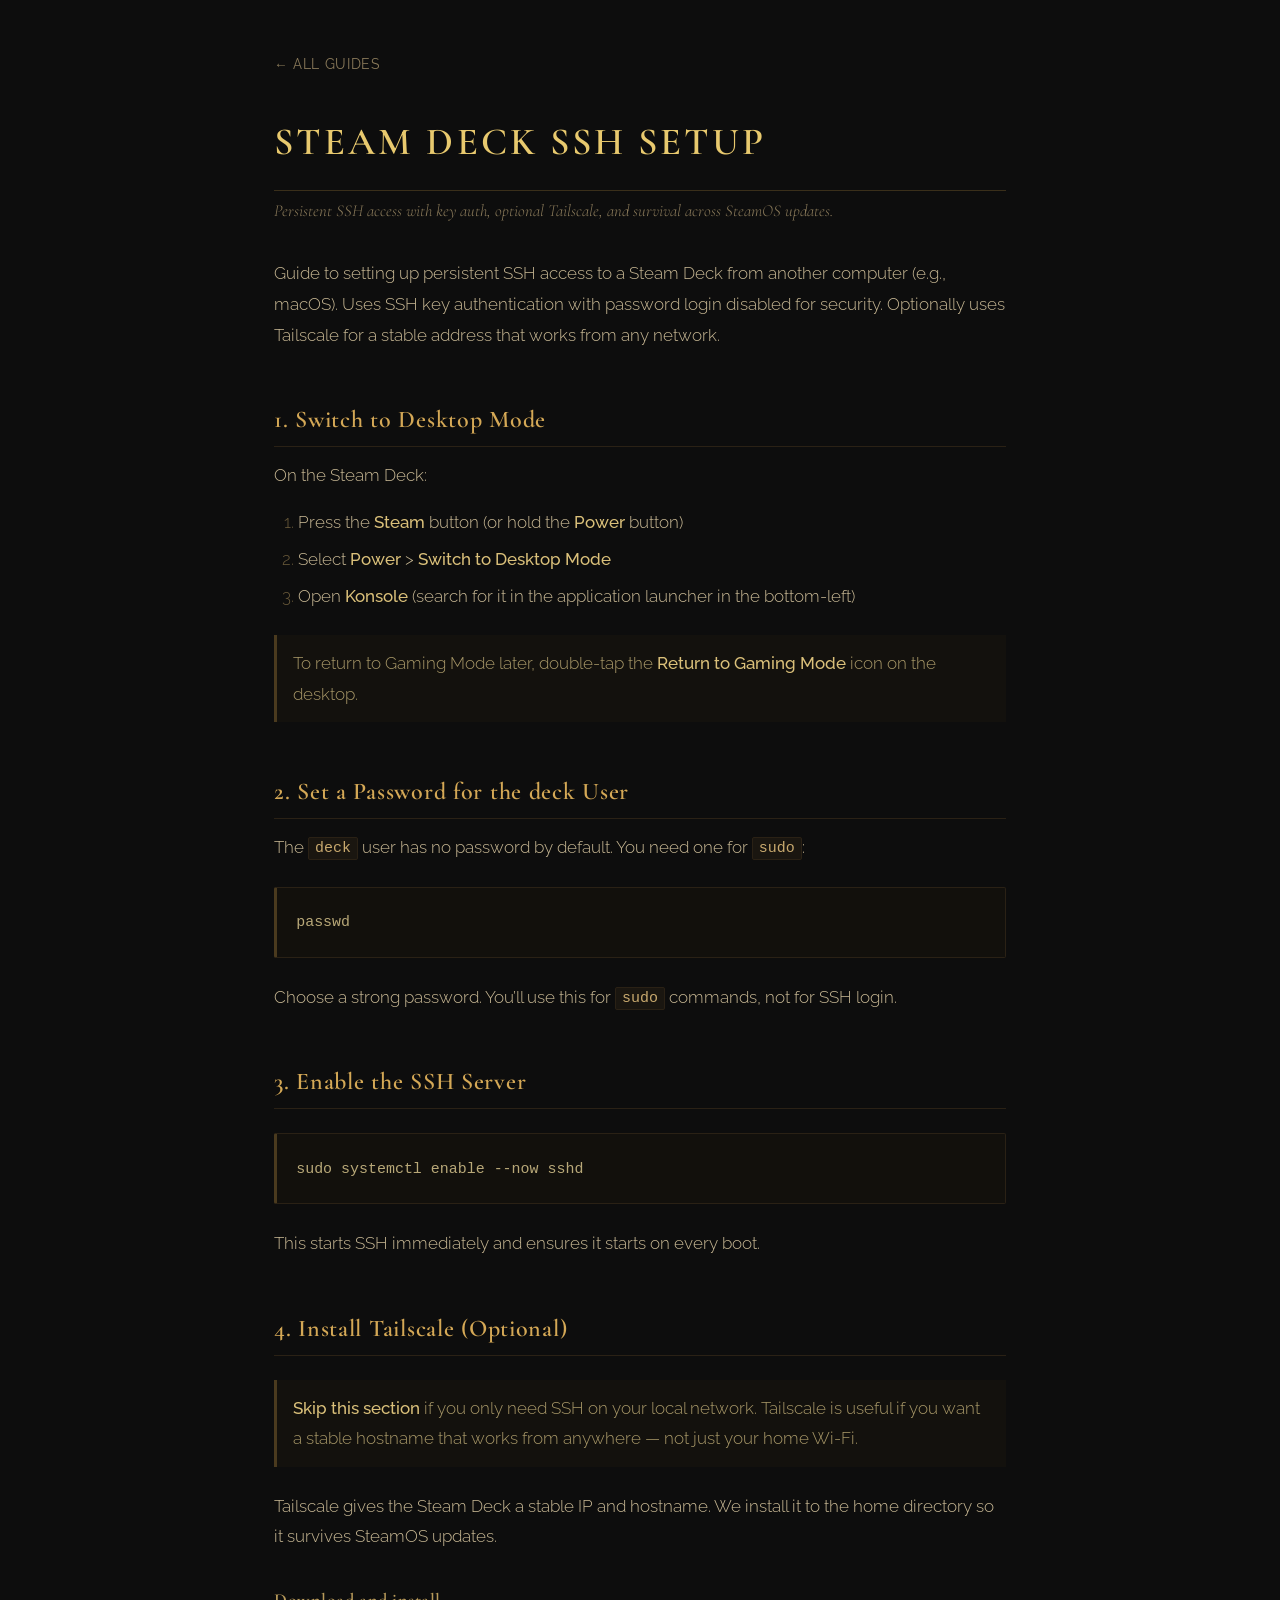
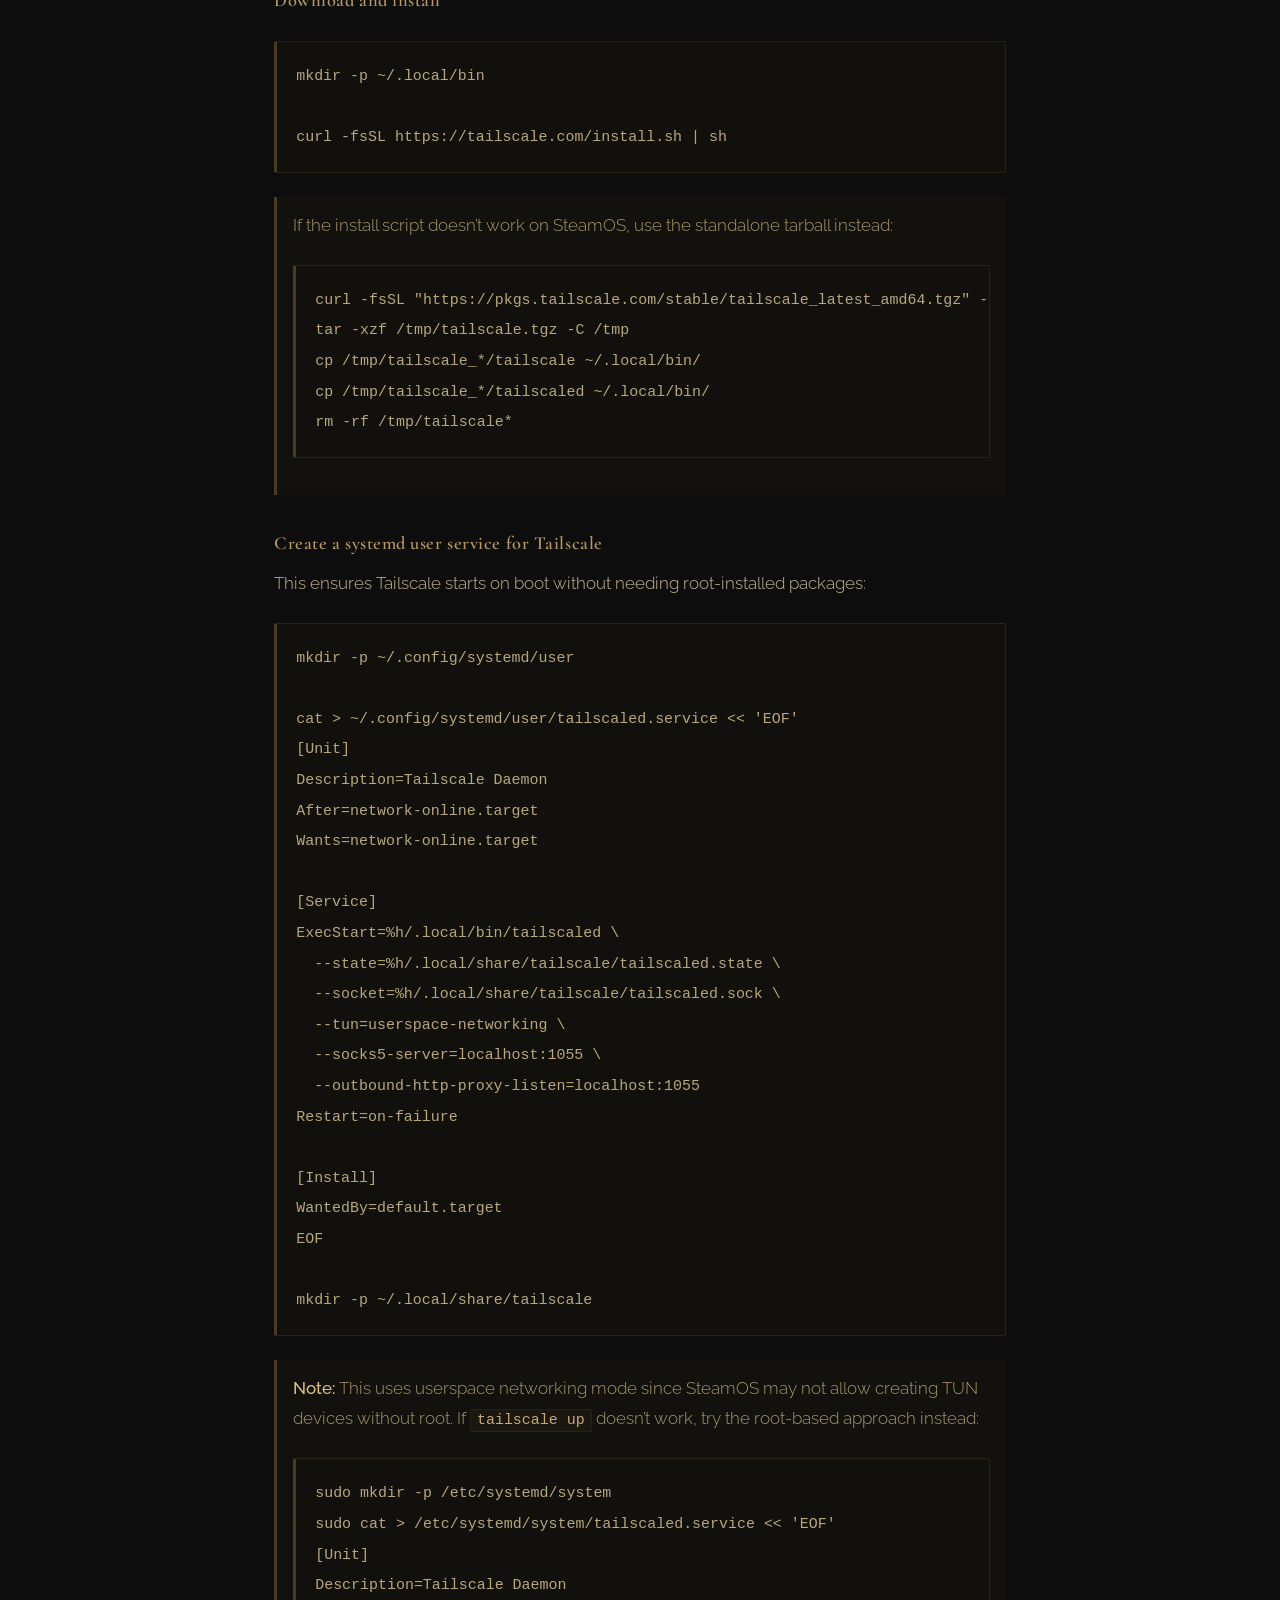
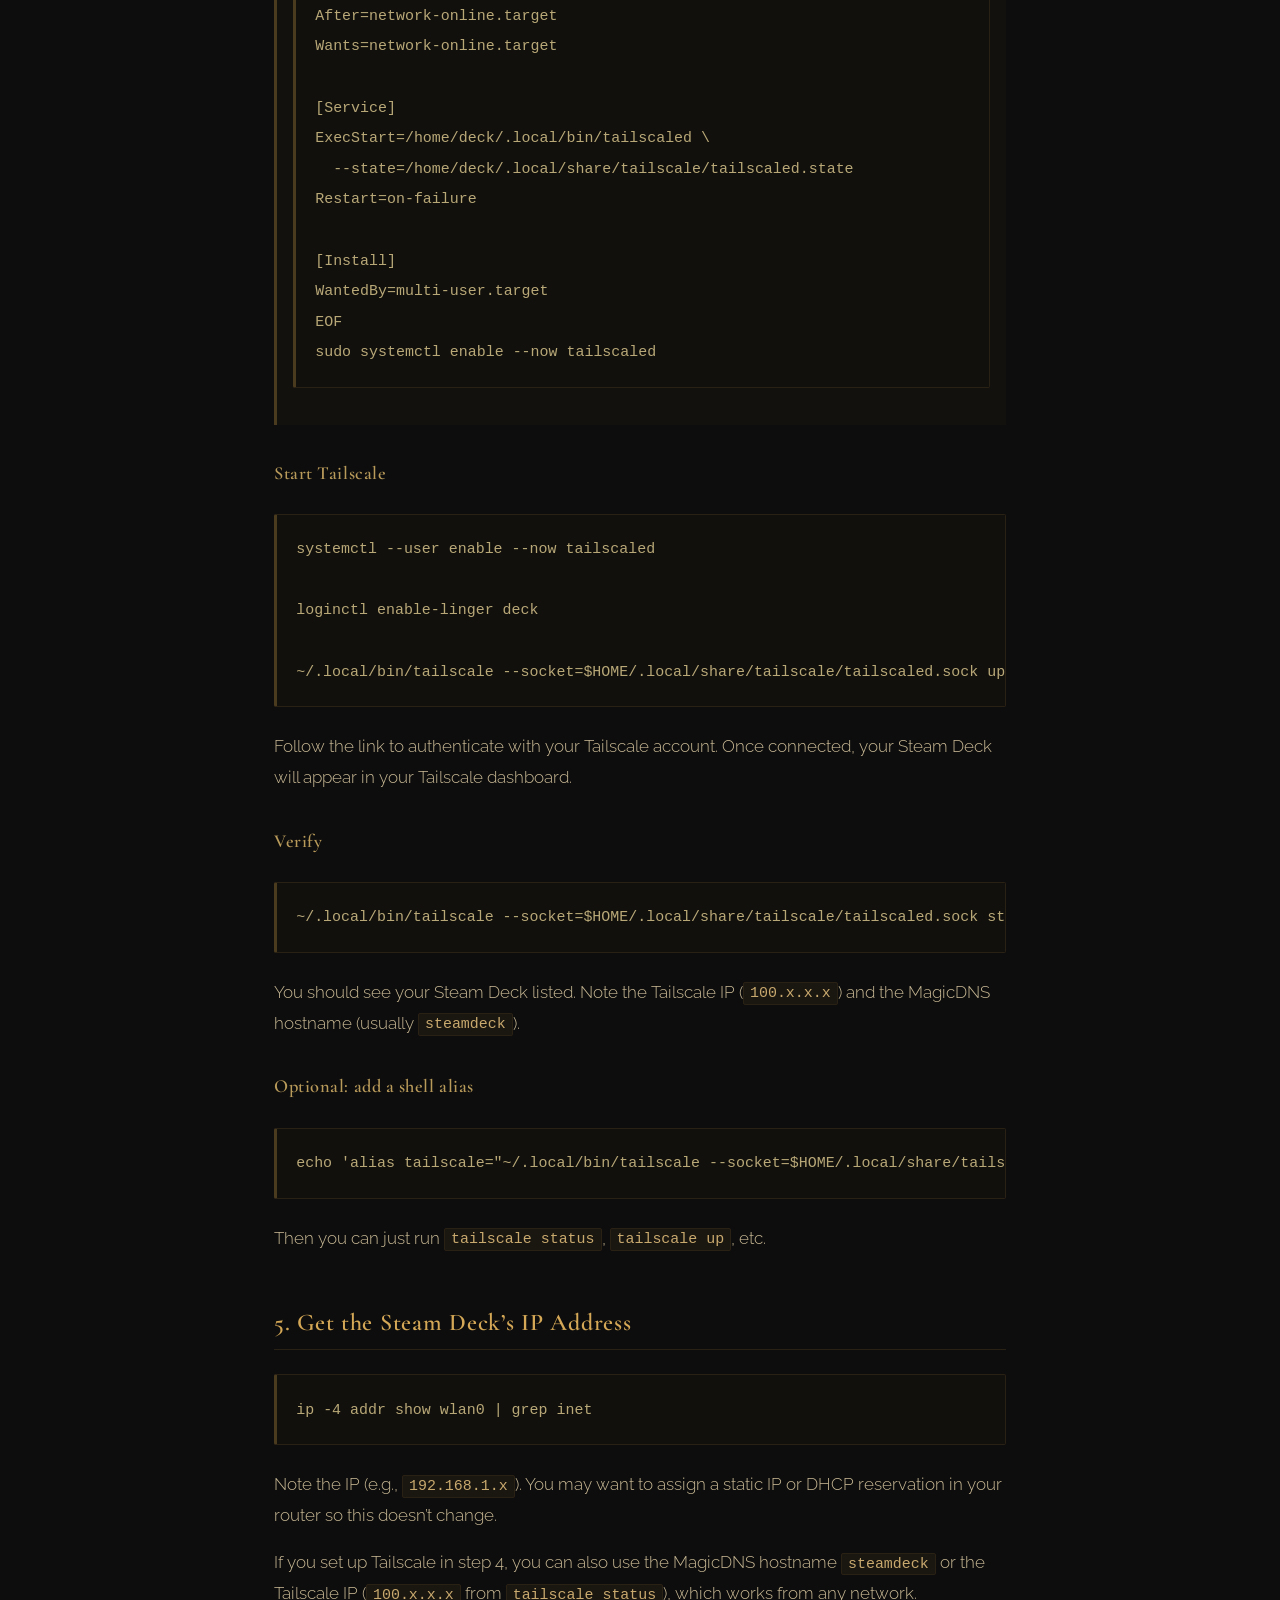
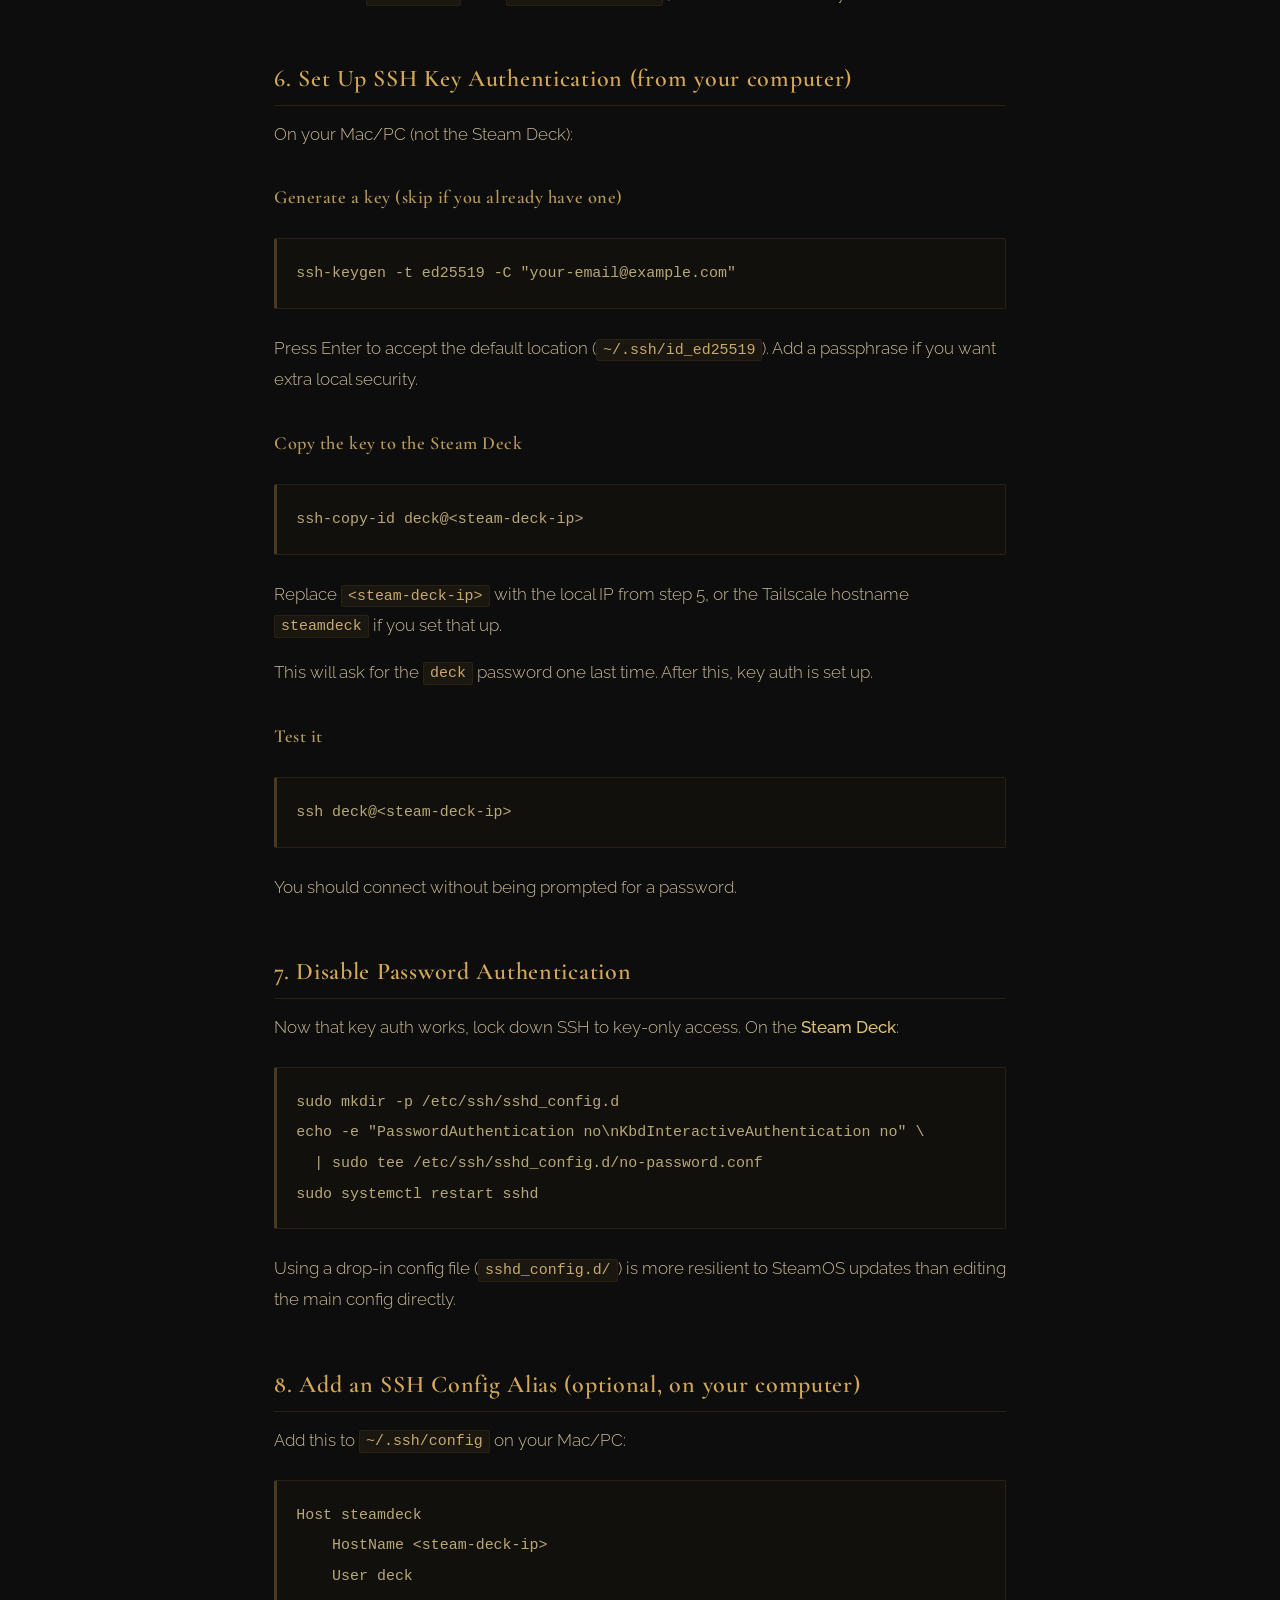
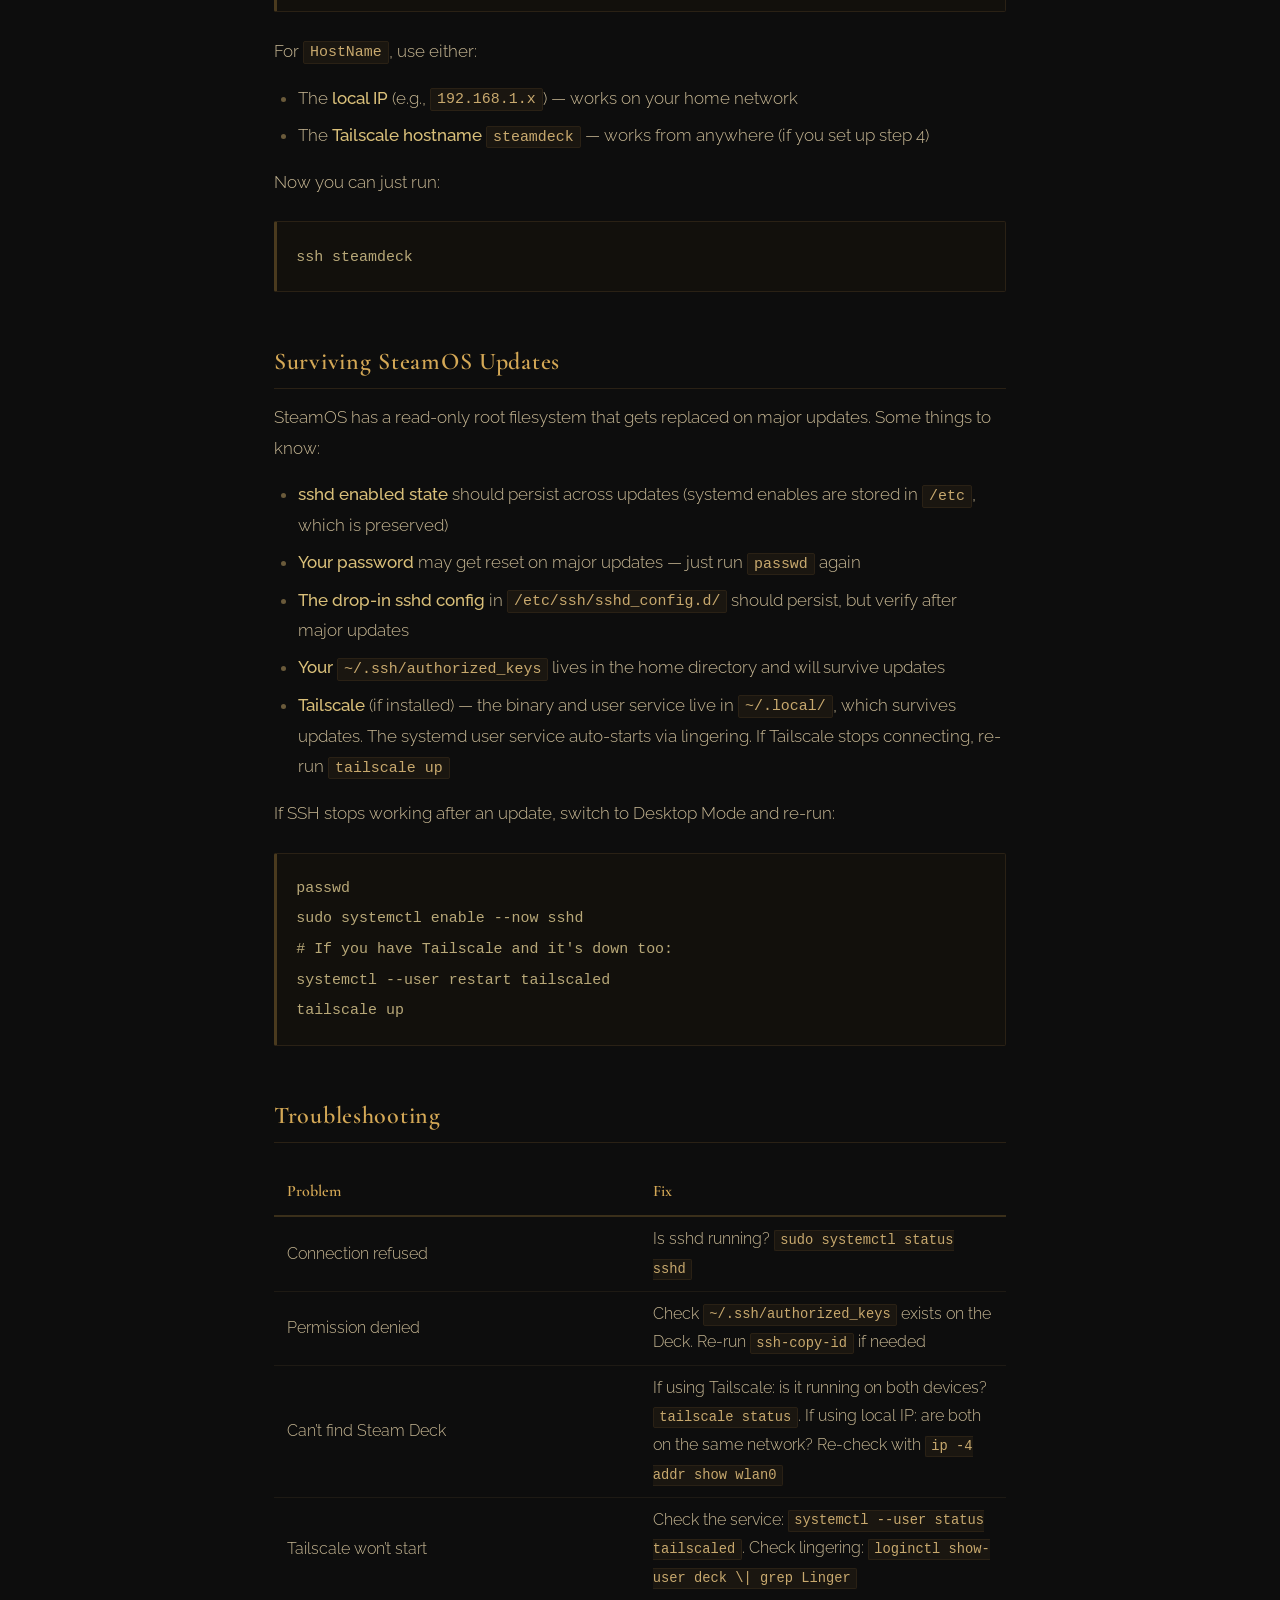
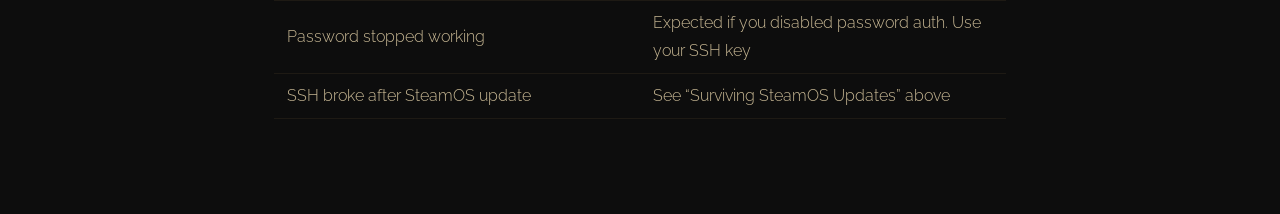
<file: guides/steam-deck-ssh-setup.html>
<!DOCTYPE html>
<html lang="en">
<head>
  <meta charset="utf-8">
  <meta name="viewport" content="width=device-width, initial-scale=1">
  <title>Steam Deck SSH Setup</title>
  <link rel="stylesheet" href="/guides/guide-style.css">
</head>
<body>
  <a href="/guides/" class="back-link">&larr; all guides</a>
  <article>
    <h1>Steam Deck SSH Setup</h1>
    <p class="guide-description">Persistent SSH access with key auth,
optional Tailscale, and survival across SteamOS updates.</p>
    <p>Guide to setting up persistent SSH access to a Steam Deck from
    another computer (e.g., macOS). Uses SSH key authentication with
    password login disabled for security. Optionally uses Tailscale for
    a stable address that works from any network.</p>
    <h2 id="switch-to-desktop-mode">1. Switch to Desktop Mode</h2>
    <p>On the Steam Deck:</p>
    <ol type="1">
    <li>Press the <strong>Steam</strong> button (or hold the
    <strong>Power</strong> button)</li>
    <li>Select <strong>Power</strong> &gt; <strong>Switch to Desktop
    Mode</strong></li>
    <li>Open <strong>Konsole</strong> (search for it in the application
    launcher in the bottom-left)</li>
    </ol>
    <blockquote>
    <p>To return to Gaming Mode later, double-tap the <strong>Return to
    Gaming Mode</strong> icon on the desktop.</p>
    </blockquote>
    <h2 id="set-a-password-for-the-deck-user">2. Set a Password for the
    deck User</h2>
    <p>The <code>deck</code> user has no password by default. You need
    one for <code>sudo</code>:</p>
    <div class="sourceCode" id="cb1"><pre
    class="sourceCode bash"><code class="sourceCode bash"><span id="cb1-1"><a href="#cb1-1" aria-hidden="true" tabindex="-1"></a><span class="fu">passwd</span></span></code></pre></div>
    <p>Choose a strong password. You’ll use this for <code>sudo</code>
    commands, not for SSH login.</p>
    <h2 id="enable-the-ssh-server">3. Enable the SSH Server</h2>
    <div class="sourceCode" id="cb2"><pre
    class="sourceCode bash"><code class="sourceCode bash"><span id="cb2-1"><a href="#cb2-1" aria-hidden="true" tabindex="-1"></a><span class="fu">sudo</span> systemctl enable <span class="at">--now</span> sshd</span></code></pre></div>
    <p>This starts SSH immediately and ensures it starts on every
    boot.</p>
    <h2 id="install-tailscale-optional">4. Install Tailscale
    (Optional)</h2>
    <blockquote>
    <p><strong>Skip this section</strong> if you only need SSH on your
    local network. Tailscale is useful if you want a stable hostname
    that works from anywhere — not just your home Wi-Fi.</p>
    </blockquote>
    <p>Tailscale gives the Steam Deck a stable IP and hostname. We
    install it to the home directory so it survives SteamOS updates.</p>
    <h3 id="download-and-install">Download and install</h3>
    <div class="sourceCode" id="cb3"><pre
    class="sourceCode bash"><code class="sourceCode bash"><span id="cb3-1"><a href="#cb3-1" aria-hidden="true" tabindex="-1"></a><span class="fu">mkdir</span> <span class="at">-p</span> ~/.local/bin</span>
<span id="cb3-2"><a href="#cb3-2" aria-hidden="true" tabindex="-1"></a></span>
<span id="cb3-3"><a href="#cb3-3" aria-hidden="true" tabindex="-1"></a><span class="ex">curl</span> <span class="at">-fsSL</span> https://tailscale.com/install.sh <span class="kw">|</span> <span class="fu">sh</span></span></code></pre></div>
    <blockquote>
    <p>If the install script doesn’t work on SteamOS, use the standalone
    tarball instead:</p>
    <div class="sourceCode" id="cb4"><pre
    class="sourceCode bash"><code class="sourceCode bash"><span id="cb4-1"><a href="#cb4-1" aria-hidden="true" tabindex="-1"></a><span class="ex">curl</span> <span class="at">-fsSL</span> <span class="st">&quot;https://pkgs.tailscale.com/stable/tailscale_latest_amd64.tgz&quot;</span> <span class="at">-o</span> /tmp/tailscale.tgz</span>
<span id="cb4-2"><a href="#cb4-2" aria-hidden="true" tabindex="-1"></a><span class="fu">tar</span> <span class="at">-xzf</span> /tmp/tailscale.tgz <span class="at">-C</span> /tmp</span>
<span id="cb4-3"><a href="#cb4-3" aria-hidden="true" tabindex="-1"></a><span class="fu">cp</span> /tmp/tailscale_<span class="pp">*</span>/tailscale ~/.local/bin/</span>
<span id="cb4-4"><a href="#cb4-4" aria-hidden="true" tabindex="-1"></a><span class="fu">cp</span> /tmp/tailscale_<span class="pp">*</span>/tailscaled ~/.local/bin/</span>
<span id="cb4-5"><a href="#cb4-5" aria-hidden="true" tabindex="-1"></a><span class="fu">rm</span> <span class="at">-rf</span> /tmp/tailscale<span class="pp">*</span></span></code></pre></div>
    </blockquote>
    <h3 id="create-a-systemd-user-service-for-tailscale">Create a
    systemd user service for Tailscale</h3>
    <p>This ensures Tailscale starts on boot without needing
    root-installed packages:</p>
    <div class="sourceCode" id="cb5"><pre
    class="sourceCode bash"><code class="sourceCode bash"><span id="cb5-1"><a href="#cb5-1" aria-hidden="true" tabindex="-1"></a><span class="fu">mkdir</span> <span class="at">-p</span> ~/.config/systemd/user</span>
<span id="cb5-2"><a href="#cb5-2" aria-hidden="true" tabindex="-1"></a></span>
<span id="cb5-3"><a href="#cb5-3" aria-hidden="true" tabindex="-1"></a><span class="fu">cat</span> <span class="op">&gt;</span> ~/.config/systemd/user/tailscaled.service <span class="op">&lt;&lt; &#39;EOF&#39;</span></span>
<span id="cb5-4"><a href="#cb5-4" aria-hidden="true" tabindex="-1"></a><span class="st">[Unit]</span></span>
<span id="cb5-5"><a href="#cb5-5" aria-hidden="true" tabindex="-1"></a><span class="st">Description=Tailscale Daemon</span></span>
<span id="cb5-6"><a href="#cb5-6" aria-hidden="true" tabindex="-1"></a><span class="st">After=network-online.target</span></span>
<span id="cb5-7"><a href="#cb5-7" aria-hidden="true" tabindex="-1"></a><span class="st">Wants=network-online.target</span></span>
<span id="cb5-8"><a href="#cb5-8" aria-hidden="true" tabindex="-1"></a></span>
<span id="cb5-9"><a href="#cb5-9" aria-hidden="true" tabindex="-1"></a><span class="st">[Service]</span></span>
<span id="cb5-10"><a href="#cb5-10" aria-hidden="true" tabindex="-1"></a><span class="st">ExecStart=%h/.local/bin/tailscaled \</span></span>
<span id="cb5-11"><a href="#cb5-11" aria-hidden="true" tabindex="-1"></a><span class="st">  --state=%h/.local/share/tailscale/tailscaled.state \</span></span>
<span id="cb5-12"><a href="#cb5-12" aria-hidden="true" tabindex="-1"></a><span class="st">  --socket=%h/.local/share/tailscale/tailscaled.sock \</span></span>
<span id="cb5-13"><a href="#cb5-13" aria-hidden="true" tabindex="-1"></a><span class="st">  --tun=userspace-networking \</span></span>
<span id="cb5-14"><a href="#cb5-14" aria-hidden="true" tabindex="-1"></a><span class="st">  --socks5-server=localhost:1055 \</span></span>
<span id="cb5-15"><a href="#cb5-15" aria-hidden="true" tabindex="-1"></a><span class="st">  --outbound-http-proxy-listen=localhost:1055</span></span>
<span id="cb5-16"><a href="#cb5-16" aria-hidden="true" tabindex="-1"></a><span class="st">Restart=on-failure</span></span>
<span id="cb5-17"><a href="#cb5-17" aria-hidden="true" tabindex="-1"></a></span>
<span id="cb5-18"><a href="#cb5-18" aria-hidden="true" tabindex="-1"></a><span class="st">[Install]</span></span>
<span id="cb5-19"><a href="#cb5-19" aria-hidden="true" tabindex="-1"></a><span class="st">WantedBy=default.target</span></span>
<span id="cb5-20"><a href="#cb5-20" aria-hidden="true" tabindex="-1"></a><span class="op">EOF</span></span>
<span id="cb5-21"><a href="#cb5-21" aria-hidden="true" tabindex="-1"></a></span>
<span id="cb5-22"><a href="#cb5-22" aria-hidden="true" tabindex="-1"></a><span class="fu">mkdir</span> <span class="at">-p</span> ~/.local/share/tailscale</span></code></pre></div>
    <blockquote>
    <p><strong>Note:</strong> This uses userspace networking mode since
    SteamOS may not allow creating TUN devices without root. If
    <code>tailscale up</code> doesn’t work, try the root-based approach
    instead:</p>
    <div class="sourceCode" id="cb6"><pre
    class="sourceCode bash"><code class="sourceCode bash"><span id="cb6-1"><a href="#cb6-1" aria-hidden="true" tabindex="-1"></a><span class="fu">sudo</span> mkdir <span class="at">-p</span> /etc/systemd/system</span>
<span id="cb6-2"><a href="#cb6-2" aria-hidden="true" tabindex="-1"></a><span class="fu">sudo</span> cat <span class="op">&gt;</span> /etc/systemd/system/tailscaled.service <span class="op">&lt;&lt; &#39;EOF&#39;</span></span>
<span id="cb6-3"><a href="#cb6-3" aria-hidden="true" tabindex="-1"></a><span class="st">[Unit]</span></span>
<span id="cb6-4"><a href="#cb6-4" aria-hidden="true" tabindex="-1"></a><span class="st">Description=Tailscale Daemon</span></span>
<span id="cb6-5"><a href="#cb6-5" aria-hidden="true" tabindex="-1"></a><span class="st">After=network-online.target</span></span>
<span id="cb6-6"><a href="#cb6-6" aria-hidden="true" tabindex="-1"></a><span class="st">Wants=network-online.target</span></span>
<span id="cb6-7"><a href="#cb6-7" aria-hidden="true" tabindex="-1"></a></span>
<span id="cb6-8"><a href="#cb6-8" aria-hidden="true" tabindex="-1"></a><span class="st">[Service]</span></span>
<span id="cb6-9"><a href="#cb6-9" aria-hidden="true" tabindex="-1"></a><span class="st">ExecStart=/home/deck/.local/bin/tailscaled \</span></span>
<span id="cb6-10"><a href="#cb6-10" aria-hidden="true" tabindex="-1"></a><span class="st">  --state=/home/deck/.local/share/tailscale/tailscaled.state</span></span>
<span id="cb6-11"><a href="#cb6-11" aria-hidden="true" tabindex="-1"></a><span class="st">Restart=on-failure</span></span>
<span id="cb6-12"><a href="#cb6-12" aria-hidden="true" tabindex="-1"></a></span>
<span id="cb6-13"><a href="#cb6-13" aria-hidden="true" tabindex="-1"></a><span class="st">[Install]</span></span>
<span id="cb6-14"><a href="#cb6-14" aria-hidden="true" tabindex="-1"></a><span class="st">WantedBy=multi-user.target</span></span>
<span id="cb6-15"><a href="#cb6-15" aria-hidden="true" tabindex="-1"></a><span class="op">EOF</span></span>
<span id="cb6-16"><a href="#cb6-16" aria-hidden="true" tabindex="-1"></a><span class="fu">sudo</span> systemctl enable <span class="at">--now</span> tailscaled</span></code></pre></div>
    </blockquote>
    <h3 id="start-tailscale">Start Tailscale</h3>
    <div class="sourceCode" id="cb7"><pre
    class="sourceCode bash"><code class="sourceCode bash"><span id="cb7-1"><a href="#cb7-1" aria-hidden="true" tabindex="-1"></a><span class="ex">systemctl</span> <span class="at">--user</span> enable <span class="at">--now</span> tailscaled</span>
<span id="cb7-2"><a href="#cb7-2" aria-hidden="true" tabindex="-1"></a></span>
<span id="cb7-3"><a href="#cb7-3" aria-hidden="true" tabindex="-1"></a><span class="ex">loginctl</span> enable-linger deck</span>
<span id="cb7-4"><a href="#cb7-4" aria-hidden="true" tabindex="-1"></a></span>
<span id="cb7-5"><a href="#cb7-5" aria-hidden="true" tabindex="-1"></a><span class="ex">~/.local/bin/tailscale</span> <span class="at">--socket</span><span class="op">=</span><span class="va">$HOME</span>/.local/share/tailscale/tailscaled.sock up</span></code></pre></div>
    <p>Follow the link to authenticate with your Tailscale account. Once
    connected, your Steam Deck will appear in your Tailscale
    dashboard.</p>
    <h3 id="verify">Verify</h3>
    <div class="sourceCode" id="cb8"><pre
    class="sourceCode bash"><code class="sourceCode bash"><span id="cb8-1"><a href="#cb8-1" aria-hidden="true" tabindex="-1"></a><span class="ex">~/.local/bin/tailscale</span> <span class="at">--socket</span><span class="op">=</span><span class="va">$HOME</span>/.local/share/tailscale/tailscaled.sock status</span></code></pre></div>
    <p>You should see your Steam Deck listed. Note the Tailscale IP
    (<code>100.x.x.x</code>) and the MagicDNS hostname (usually
    <code>steamdeck</code>).</p>
    <h3 id="optional-add-a-shell-alias">Optional: add a shell alias</h3>
    <div class="sourceCode" id="cb9"><pre
    class="sourceCode bash"><code class="sourceCode bash"><span id="cb9-1"><a href="#cb9-1" aria-hidden="true" tabindex="-1"></a><span class="bu">echo</span> <span class="st">&#39;alias tailscale=&quot;~/.local/bin/tailscale --socket=$HOME/.local/share/tailscale/tailscaled.sock&quot;&#39;</span> <span class="op">&gt;&gt;</span> ~/.bashrc</span></code></pre></div>
    <p>Then you can just run <code>tailscale status</code>,
    <code>tailscale up</code>, etc.</p>
    <h2 id="get-the-steam-decks-ip-address">5. Get the Steam Deck’s IP
    Address</h2>
    <div class="sourceCode" id="cb10"><pre
    class="sourceCode bash"><code class="sourceCode bash"><span id="cb10-1"><a href="#cb10-1" aria-hidden="true" tabindex="-1"></a><span class="ex">ip</span> <span class="at">-4</span> addr show wlan0 <span class="kw">|</span> <span class="fu">grep</span> inet</span></code></pre></div>
    <p>Note the IP (e.g., <code>192.168.1.x</code>). You may want to
    assign a static IP or DHCP reservation in your router so this
    doesn’t change.</p>
    <p>If you set up Tailscale in step 4, you can also use the MagicDNS
    hostname <code>steamdeck</code> or the Tailscale IP
    (<code>100.x.x.x</code> from <code>tailscale status</code>), which
    works from any network.</p>
    <h2 id="set-up-ssh-key-authentication-from-your-computer">6. Set Up
    SSH Key Authentication (from your computer)</h2>
    <p>On your Mac/PC (not the Steam Deck):</p>
    <h3 id="generate-a-key-skip-if-you-already-have-one">Generate a key
    (skip if you already have one)</h3>
    <div class="sourceCode" id="cb11"><pre
    class="sourceCode bash"><code class="sourceCode bash"><span id="cb11-1"><a href="#cb11-1" aria-hidden="true" tabindex="-1"></a><span class="fu">ssh-keygen</span> <span class="at">-t</span> ed25519 <span class="at">-C</span> <span class="st">&quot;your-email@example.com&quot;</span></span></code></pre></div>
    <p>Press Enter to accept the default location
    (<code>~/.ssh/id_ed25519</code>). Add a passphrase if you want extra
    local security.</p>
    <h3 id="copy-the-key-to-the-steam-deck">Copy the key to the Steam
    Deck</h3>
    <div class="sourceCode" id="cb12"><pre
    class="sourceCode bash"><code class="sourceCode bash"><span id="cb12-1"><a href="#cb12-1" aria-hidden="true" tabindex="-1"></a><span class="ex">ssh-copy-id</span> deck@<span class="op">&lt;</span>steam-deck-ip<span class="op">&gt;</span></span></code></pre></div>
    <p>Replace <code>&lt;steam-deck-ip&gt;</code> with the local IP from
    step 5, or the Tailscale hostname <code>steamdeck</code> if you set
    that up.</p>
    <p>This will ask for the <code>deck</code> password one last time.
    After this, key auth is set up.</p>
    <h3 id="test-it">Test it</h3>
    <div class="sourceCode" id="cb13"><pre
    class="sourceCode bash"><code class="sourceCode bash"><span id="cb13-1"><a href="#cb13-1" aria-hidden="true" tabindex="-1"></a><span class="fu">ssh</span> deck@<span class="op">&lt;</span>steam-deck-ip<span class="op">&gt;</span></span></code></pre></div>
    <p>You should connect without being prompted for a password.</p>
    <h2 id="disable-password-authentication">7. Disable Password
    Authentication</h2>
    <p>Now that key auth works, lock down SSH to key-only access. On the
    <strong>Steam Deck</strong>:</p>
    <div class="sourceCode" id="cb14"><pre
    class="sourceCode bash"><code class="sourceCode bash"><span id="cb14-1"><a href="#cb14-1" aria-hidden="true" tabindex="-1"></a><span class="fu">sudo</span> mkdir <span class="at">-p</span> /etc/ssh/sshd_config.d</span>
<span id="cb14-2"><a href="#cb14-2" aria-hidden="true" tabindex="-1"></a><span class="bu">echo</span> <span class="at">-e</span> <span class="st">&quot;PasswordAuthentication no\nKbdInteractiveAuthentication no&quot;</span> <span class="dt">\</span></span>
<span id="cb14-3"><a href="#cb14-3" aria-hidden="true" tabindex="-1"></a>  <span class="kw">|</span> <span class="fu">sudo</span> tee /etc/ssh/sshd_config.d/no-password.conf</span>
<span id="cb14-4"><a href="#cb14-4" aria-hidden="true" tabindex="-1"></a><span class="fu">sudo</span> systemctl restart sshd</span></code></pre></div>
    <p>Using a drop-in config file (<code>sshd_config.d/</code>) is more
    resilient to SteamOS updates than editing the main config
    directly.</p>
    <h2 id="add-an-ssh-config-alias-optional-on-your-computer">8. Add an
    SSH Config Alias (optional, on your computer)</h2>
    <p>Add this to <code>~/.ssh/config</code> on your Mac/PC:</p>
    <pre><code>Host steamdeck
    HostName &lt;steam-deck-ip&gt;
    User deck</code></pre>
    <p>For <code>HostName</code>, use either:</p>
    <ul>
    <li>The <strong>local IP</strong> (e.g., <code>192.168.1.x</code>) —
    works on your home network</li>
    <li>The <strong>Tailscale hostname</strong> <code>steamdeck</code> —
    works from anywhere (if you set up step 4)</li>
    </ul>
    <p>Now you can just run:</p>
    <div class="sourceCode" id="cb16"><pre
    class="sourceCode bash"><code class="sourceCode bash"><span id="cb16-1"><a href="#cb16-1" aria-hidden="true" tabindex="-1"></a><span class="fu">ssh</span> steamdeck</span></code></pre></div>
    <h2 id="surviving-steamos-updates">Surviving SteamOS Updates</h2>
    <p>SteamOS has a read-only root filesystem that gets replaced on
    major updates. Some things to know:</p>
    <ul>
    <li><strong>sshd enabled state</strong> should persist across
    updates (systemd enables are stored in <code>/etc</code>, which is
    preserved)</li>
    <li><strong>Your password</strong> may get reset on major updates —
    just run <code>passwd</code> again</li>
    <li><strong>The drop-in sshd config</strong> in
    <code>/etc/ssh/sshd_config.d/</code> should persist, but verify
    after major updates</li>
    <li><strong>Your <code>~/.ssh/authorized_keys</code></strong> lives
    in the home directory and will survive updates</li>
    <li><strong>Tailscale</strong> (if installed) — the binary and user
    service live in <code>~/.local/</code>, which survives updates. The
    systemd user service auto-starts via lingering. If Tailscale stops
    connecting, re-run <code>tailscale up</code></li>
    </ul>
    <p>If SSH stops working after an update, switch to Desktop Mode and
    re-run:</p>
    <div class="sourceCode" id="cb17"><pre
    class="sourceCode bash"><code class="sourceCode bash"><span id="cb17-1"><a href="#cb17-1" aria-hidden="true" tabindex="-1"></a><span class="fu">passwd</span></span>
<span id="cb17-2"><a href="#cb17-2" aria-hidden="true" tabindex="-1"></a><span class="fu">sudo</span> systemctl enable <span class="at">--now</span> sshd</span>
<span id="cb17-3"><a href="#cb17-3" aria-hidden="true" tabindex="-1"></a><span class="co"># If you have Tailscale and it&#39;s down too:</span></span>
<span id="cb17-4"><a href="#cb17-4" aria-hidden="true" tabindex="-1"></a><span class="ex">systemctl</span> <span class="at">--user</span> restart tailscaled</span>
<span id="cb17-5"><a href="#cb17-5" aria-hidden="true" tabindex="-1"></a><span class="ex">tailscale</span> up</span></code></pre></div>
    <h2 id="troubleshooting">Troubleshooting</h2>
    <table>
    <colgroup>
    <col style="width: 50%" />
    <col style="width: 50%" />
    </colgroup>
    <thead>
    <tr>
    <th>Problem</th>
    <th>Fix</th>
    </tr>
    </thead>
    <tbody>
    <tr>
    <td>Connection refused</td>
    <td>Is sshd running? <code>sudo systemctl status sshd</code></td>
    </tr>
    <tr>
    <td>Permission denied</td>
    <td>Check <code>~/.ssh/authorized_keys</code> exists on the Deck.
    Re-run <code>ssh-copy-id</code> if needed</td>
    </tr>
    <tr>
    <td>Can’t find Steam Deck</td>
    <td>If using Tailscale: is it running on both devices?
    <code>tailscale status</code>. If using local IP: are both on the
    same network? Re-check with <code>ip -4 addr show wlan0</code></td>
    </tr>
    <tr>
    <td>Tailscale won’t start</td>
    <td>Check the service:
    <code>systemctl --user status tailscaled</code>. Check lingering:
    <code>loginctl show-user deck \| grep Linger</code></td>
    </tr>
    <tr>
    <td>Password stopped working</td>
    <td>Expected if you disabled password auth. Use your SSH key</td>
    </tr>
    <tr>
    <td>SSH broke after SteamOS update</td>
    <td>See “Surviving SteamOS Updates” above</td>
    </tr>
    </tbody>
    </table>
  </article>
</body>
</html>
</file>
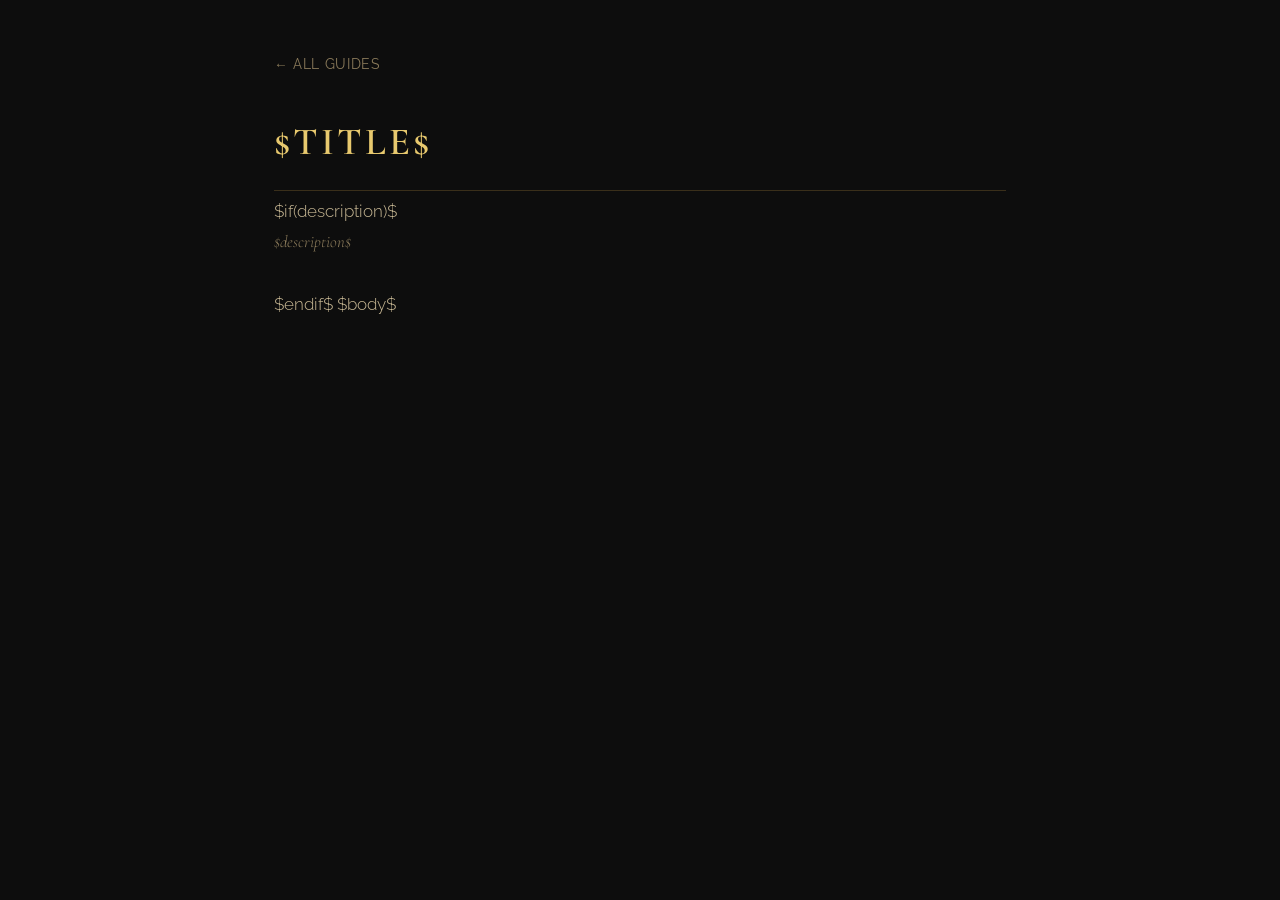
<file: guides/template.html>
<!DOCTYPE html>
<html lang="en">
<head>
  <meta charset="utf-8">
  <meta name="viewport" content="width=device-width, initial-scale=1">
  <title>$title$</title>
  <link rel="stylesheet" href="/guides/guide-style.css">
</head>
<body>
  <a href="/guides/" class="back-link">&larr; all guides</a>
  <article>
    <h1>$title$</h1>
$if(description)$
    <p class="guide-description">$description$</p>
$endif$
    $body$
  </article>
</body>
</html>
</file>
<file: style.css>
* {
  margin: 0;
  padding: 0;
  box-sizing: border-box;
}

body {
  font-family: -apple-system, BlinkMacSystemFont, "Segoe UI", Helvetica, Arial, sans-serif;
  font-size: 18px;
  line-height: 1.7;
  color: #333;
  max-width: 650px;
  margin: 0 auto;
  padding: 3rem 1.5rem;
}

h1 {
  font-size: 1.8rem;
  margin-bottom: 0.5rem;
  line-height: 1.3;
}

h2 {
  font-size: 1.4rem;
  margin-top: 2rem;
  margin-bottom: 0.5rem;
}

h3 {
  font-size: 1.1rem;
  margin-top: 1.5rem;
  margin-bottom: 0.5rem;
}

p {
  margin-bottom: 1rem;
}

a {
  color: #333;
  text-decoration: underline;
  text-underline-offset: 2px;
}

a:hover {
  color: #000;
}

blockquote {
  border-left: 3px solid #ccc;
  padding-left: 1rem;
  margin: 1.5rem 0;
  color: #555;
}

code {
  font-size: 0.9em;
  background: #f4f4f4;
  padding: 0.15em 0.3em;
  border-radius: 3px;
}

pre {
  background: #f4f4f4;
  padding: 1rem;
  overflow-x: auto;
  margin: 1.5rem 0;
  border-radius: 3px;
}

pre code {
  background: none;
  padding: 0;
}

hr {
  border: none;
  border-top: 1px solid #ddd;
  margin: 2rem 0;
}

.site-header {
  margin-bottom: 3rem;
}

.site-header a {
  text-decoration: none;
  font-weight: 600;
}

.essay-date {
  color: #888;
  font-size: 0.9rem;
}

.essay-list {
  list-style: none;
}

.essay-list li {
  margin-bottom: 1.5rem;
}

.essay-list .essay-title {
  display: block;
  font-size: 1.1rem;
}

.essay-list .essay-description {
  display: block;
  color: #666;
  font-size: 0.95rem;
}

.tools-section {
  margin-top: 3rem;
}

.tools-list {
  list-style: none;
}

.tools-list li {
  margin-bottom: 0.75rem;
}

.back-link {
  display: inline-block;
  margin-bottom: 2rem;
  font-size: 0.9rem;
}
</file>
<file: guides/guide-style.css>
@import url('https://fonts.googleapis.com/css2?family=Cormorant+Garamond:ital,wght@0,400;0,600;0,700;1,400&family=Raleway:wght@300;400;500;600&display=swap');

* {
  margin: 0;
  padding: 0;
  box-sizing: border-box;
}

body {
  font-family: 'Raleway', sans-serif;
  font-weight: 300;
  font-size: 17px;
  line-height: 1.8;
  color: #c8b894;
  background-color: #0d0d0d;
  max-width: 780px;
  margin: 0 auto;
  padding: 3rem 1.5rem;
}

/* --- Headings --- */

h1, h2, h3, h4 {
  font-family: 'Cormorant Garamond', serif;
  font-weight: 600;
  color: #d4a856;
  letter-spacing: 0.03em;
}

h1 {
  font-size: 2.4rem;
  margin-bottom: 0.3rem;
  text-transform: uppercase;
  letter-spacing: 0.08em;
  color: #e8c96e;
  border-bottom: 1px solid #3a2f1a;
  padding-bottom: 0.8rem;
}

h2 {
  font-size: 1.5rem;
  margin-top: 3rem;
  margin-bottom: 0.8rem;
  padding-bottom: 0.3rem;
  border-bottom: 1px solid #2a2115;
}

h3 {
  font-size: 1.15rem;
  margin-top: 2rem;
  margin-bottom: 0.5rem;
  color: #b89a5a;
}

/* --- Body text --- */

p {
  margin-bottom: 1rem;
}

strong {
  font-weight: 500;
  color: #dac07a;
}

em {
  color: #a89878;
}

/* --- Links --- */

a {
  color: #d4a856;
  text-decoration: none;
  border-bottom: 1px solid #3a2f1a;
  transition: color 0.2s, border-color 0.2s;
}

a:hover {
  color: #e8c96e;
  border-bottom-color: #d4a856;
}

/* --- Code --- */

code {
  font-family: 'Courier New', monospace;
  font-size: 0.88em;
  background: #1a1610;
  color: #c8a96e;
  padding: 0.15em 0.4em;
  border-radius: 2px;
  border: 1px solid #2a2115;
}

pre {
  background: #12100c;
  border: 1px solid #2a2115;
  border-left: 3px solid #4a3a1e;
  padding: 1.2rem;
  overflow-x: auto;
  margin: 1.5rem 0;
  border-radius: 2px;
}

pre code {
  background: none;
  border: none;
  padding: 0;
  color: #b8a878;
}

/* --- Blockquotes --- */

blockquote {
  border-left: 3px solid #4a3a1e;
  padding: 0.8rem 1rem;
  margin: 1.5rem 0;
  color: #a89868;
  background: #13110d;
}

blockquote p:last-child {
  margin-bottom: 0;
}

/* --- Lists --- */

ul, ol {
  padding-left: 1.5rem;
  margin-bottom: 1rem;
}

li {
  margin-bottom: 0.4rem;
}

li::marker {
  color: #6a5a3a;
}

/* --- Tables --- */

table {
  width: 100%;
  border-collapse: collapse;
  margin: 1.5rem 0;
  font-size: 0.92em;
}

th {
  font-family: 'Cormorant Garamond', serif;
  font-weight: 600;
  font-size: 1rem;
  color: #d4a856;
  text-align: left;
  padding: 0.6rem 0.8rem;
  border-bottom: 2px solid #3a2f1a;
}

td {
  padding: 0.5rem 0.8rem;
  border-bottom: 1px solid #1e1a14;
}

tr:hover td {
  background: #13110d;
}

/* --- Horizontal rules --- */

hr {
  border: none;
  border-top: 1px solid #2a2115;
  margin: 2.5rem 0;
}

/* --- Back link --- */

.back-link {
  display: inline-block;
  margin-bottom: 2rem;
  font-size: 0.85rem;
  color: #8a7a5a;
  border-bottom: none;
  letter-spacing: 0.05em;
  text-transform: uppercase;
  font-weight: 400;
}

.back-link:hover {
  color: #d4a856;
}

/* --- Guide description --- */

.guide-description {
  font-size: 1.05rem;
  color: #8a7a5a;
  font-style: italic;
  font-family: 'Cormorant Garamond', serif;
  margin-bottom: 2rem;
}

/* --- Guide index --- */

.guide-list {
  list-style: none;
  padding-left: 0;
}

.guide-list li {
  margin-bottom: 2rem;
  padding-bottom: 1.5rem;
  border-bottom: 1px solid #1e1a14;
}

.guide-list li:last-child {
  border-bottom: none;
}

.guide-list a {
  font-family: 'Cormorant Garamond', serif;
  font-size: 1.3rem;
  font-weight: 600;
  display: block;
  margin-bottom: 0.3rem;
}

.guide-list .guide-desc {
  color: #8a7a5a;
  font-size: 0.92rem;
}

/* --- Erdtree decorative divider --- */

.erdtree-divider {
  text-align: center;
  margin: 2rem 0;
  color: #3a2f1a;
  font-size: 1.2rem;
  letter-spacing: 0.5em;
}
</file>
